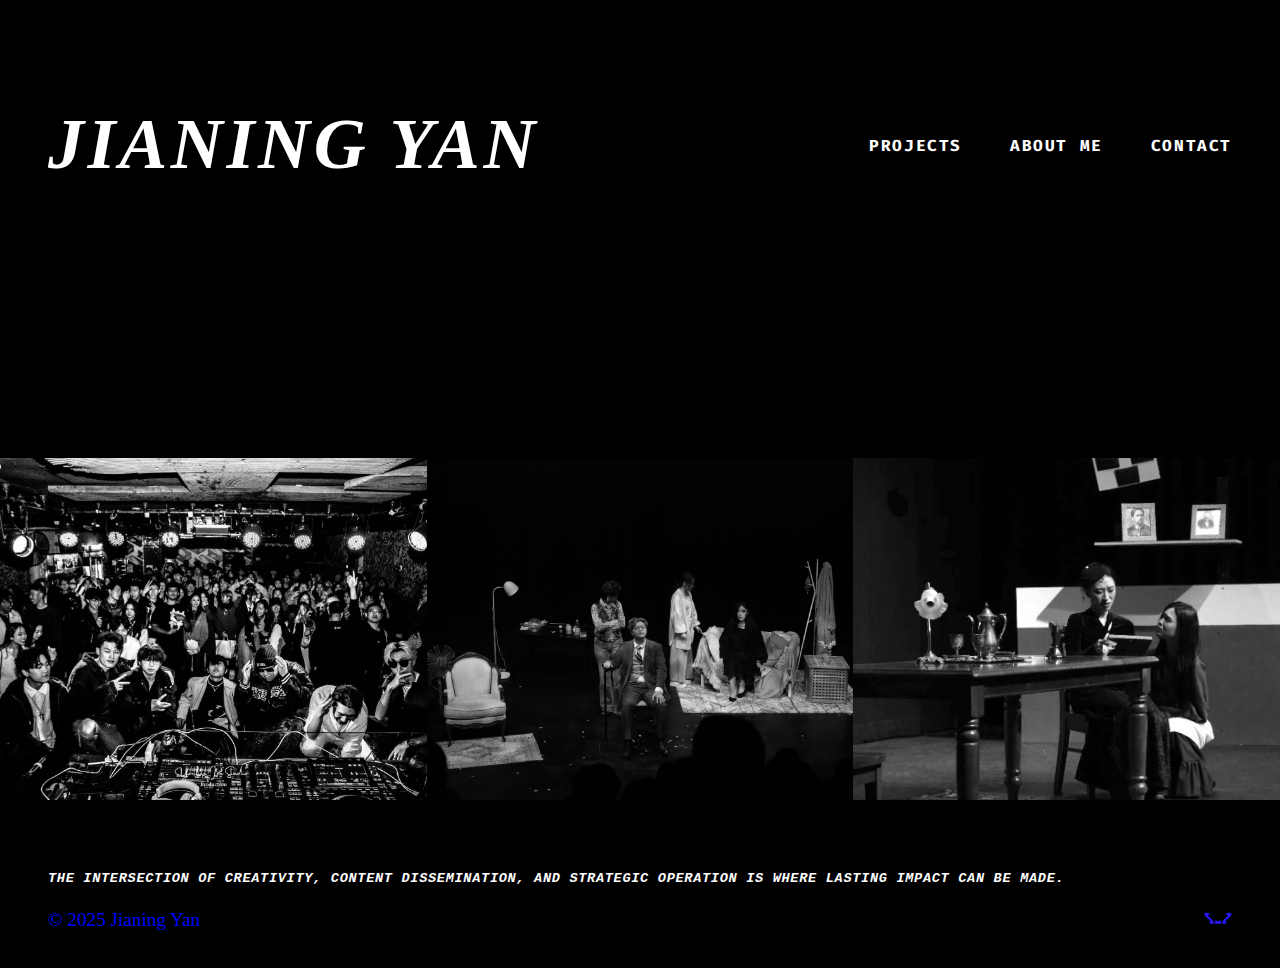
<file: index.html>
<!DOCTYPE html>
<html lang="zh">
<head>
    <meta charset="UTF-8">
    <meta name="viewport" content="width=device-width, initial-scale=1.0, maximum-scale=1.0, user-scalable=no">
    <title>Portfolio</title>
    <link rel="stylesheet" href="css/style.css">
    <link rel="preconnect" href="https://fonts.googleapis.com">
    <link rel="preconnect" href="https://fonts.gstatic.com" crossorigin>
    <link href="https://fonts.googleapis.com/css2?family=Cormorant+Garamond:wght@400;500;600;700&family=Libre+Baskerville:wght@400;700&family=Fira+Code:wght@300;400;500;600&family=Source+Serif+Pro:ital,wght@0,400;0,600;1,400;1,600&display=swap" rel="stylesheet">
    <link href="https://fonts.cdnfonts.com/css/dr-sugiyama" rel="stylesheet">
    <link rel="stylesheet" href="https://cdnjs.cloudflare.com/ajax/libs/font-awesome/6.0.0/css/all.min.css">
</head>
<body class="home-page">
    <!-- 导航栏 -->
    <nav class="navbar">
        <div class="nav-content">
            <div class="logo">
                <a href="index.html" class="author-name">JIANING YAN</a>
            </div>
            <ul class="nav-links">
                <li><a href="projects.html">PROJECTS</a></li>
                <li class="dropdown">
                    <a href="about.html">ABOUT ME</a>
                    <div class="dropdown-content single-column">
                        <a href="about.html">TEXT</a>
                        <a href="#" class="download-link">CV</a>
                    </div>
                </li>
                <li class="dropdown">
                    <a href="contact.html">CONTACT</a>
                    <div class="dropdown-content single-column">
                        <a href="mailto:your.email@example.com" class="external-link">Email</a>
                        <a href="#" class="external-link">Social Media</a>
                    </div>
                </li>
            </ul>
        </div>
    </nav>

    <!-- 首页部分 -->
    <main class="hero">
        <!-- 三张并排图片 -->
        <div class="image-grid-container">
            <div class="image-grid">
                <div class="image-item">
                    <a href="entrepreneurial.html#offline-segment" class="image-link">
                        <img src="images/IMG_7501.jpg" alt="Performance Image 1" class="showcase-image">
                        <div class="image-overlay">
                            <h3>Meltown Music Offline Segment</h3>
                        </div>
                    </a>
                </div>
                <div class="image-item">
                    <a href="theater.html#haunted" class="image-link">
                        <img src="images/IMG_2487_副本.jpg" alt="Performance Image 2" class="showcase-image">
                        <div class="image-overlay">
                            <h3>The Haunted (2023)</h3>
                        </div>
                    </a>
                </div>
                <div class="image-item">
                    <a href="theater.html#boor" class="image-link">
                        <img src="images/IMG_2490 3_副本.jpg" alt="Performance Image 3" class="showcase-image">
                        <div class="image-overlay">
                            <h3>The Boor (2024)</h3>
                        </div>
                    </a>
                </div>
            </div>
        </div>

        <!-- 底部内容 -->
        <div class="bottom-content">
            <div class="tagline">
                THE INTERSECTION OF CREATIVITY, CONTENT DISSEMINATION, AND STRATEGIC OPERATION IS WHERE LASTING IMPACT CAN BE MADE.
            </div>
            <div class="home-footer">
                <div class="copyright">
                    © 2025 Jianing Yan
                </div>
                <div class="personal-logo">
                    <img src="images/logo.png" alt="Personal Logo">
                </div>
            </div>
        </div>
    </main>

    <script src="js/main.js"></script>
</body>
</html>
</file>
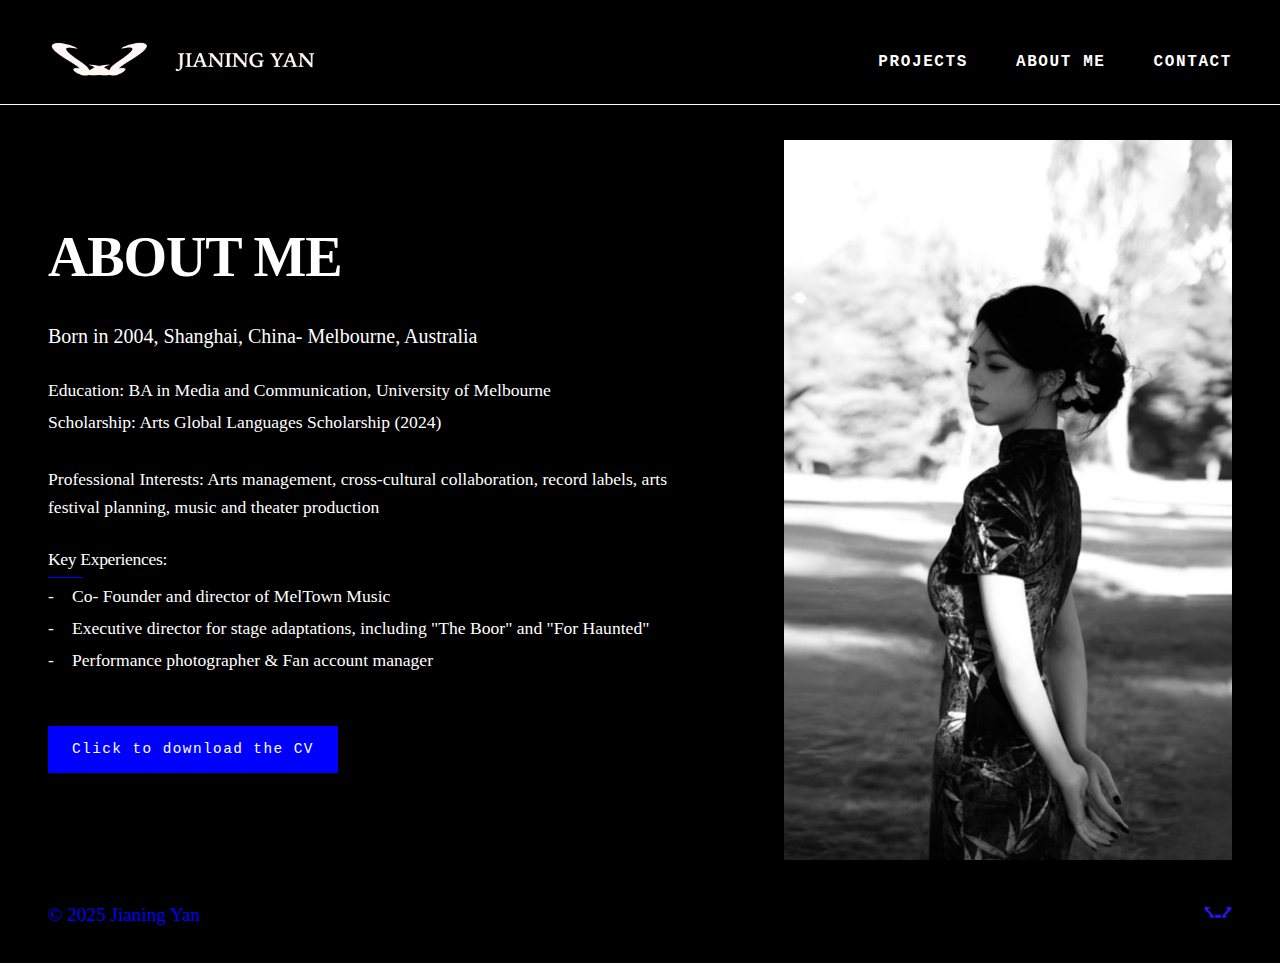
<file: about.html>
<!DOCTYPE html>
<html lang="zh">
<head>
    <meta charset="UTF-8">
    <meta name="viewport" content="width=device-width, initial-scale=1.0">
    <title>About Me - Portfolio</title>
    <link rel="stylesheet" href="css/style.css">
    <link rel="stylesheet" href="https://cdnfs.fontshare.com/css/iowan-old-style-1-700" rel="stylesheet">
    <link href="https://fonts.cdnfonts.com/css/dr-sugiyama" rel="stylesheet">
    <link href="https://fonts.googleapis.com/css2?family=Roboto+Mono:ital,wght@1,700&display=swap" rel="stylesheet">
</head>
<body>
    <!-- 导航栏 -->
    <nav class="navbar">
        <div class="nav-content">
            <div class="logo">
                <a href="index.html">
                    <img src="images/top_left_logo.png" alt="Logo" class="top-logo">
                </a>
            </div>
            <ul class="nav-links">
                <li>
                    <a href="projects.html">PROJECTS</a>
                </li>
                <li>
                    <a href="about.html">ABOUT ME</a>
                </li>
                <li>
                    <a href="contact.html">CONTACT</a>
                </li>
            </ul>
        </div>
    </nav>

    <!-- 主要内容 -->
    <main class="about-page">
        <div class="about-content">
            <div class="about-grid-container">
                <div class="about-text-content">
                    <h1 class="about-title">ABOUT ME</h1>
                    <div class="about-info">
                        <p class="birth-info">Born in 2004, Shanghai, China- Melbourne, Australia</p>
                        
                        <div class="education-section">
                            <p>Education: BA in Media and Communication, University of Melbourne</p>
                            <p>Scholarship: Arts Global Languages Scholarship (2024)</p>
                        </div>
                        
                        <div class="interests-section">
                            <p>Professional Interests: Arts management, cross-cultural collaboration, record labels, arts festival planning, music and theater production</p>
                        </div>
                        
                        <div class="experience-section">
                            <h2>Key Experiences:</h2>
                            <ul>
                                <li>Co- Founder and director of MelTown Music</li>
                                <li>Executive director for stage adaptations, including "The Boor" and "For Haunted"</li>
                                <li>Performance photographer & Fan account manager</li>
                            </ul>
                        </div>
                        
                        <div class="cv-button-container">
                            <a href="assets/Jianing%20Yan%20CV.pdf" download class="cv-download-button">Click to download the CV</a>
                        </div>
                    </div>
                </div>
                <div class="about-image">
                    <img src="images/IMG_8643.jpg" alt="Jianing Yan Portrait">
                </div>
            </div>
        </div>
    </main>

    <!-- 页脚 -->
    <div class="bottom-content">
        <div class="home-footer">
            <div class="copyright">
                © 2025 Jianing Yan
            </div>
            <div class="personal-logo">
                <img src="images/logo.png" alt="Personal Logo">
            </div>
        </div>
    </div>

    <script src="js/main.js"></script>
</body>
</html>
</file>
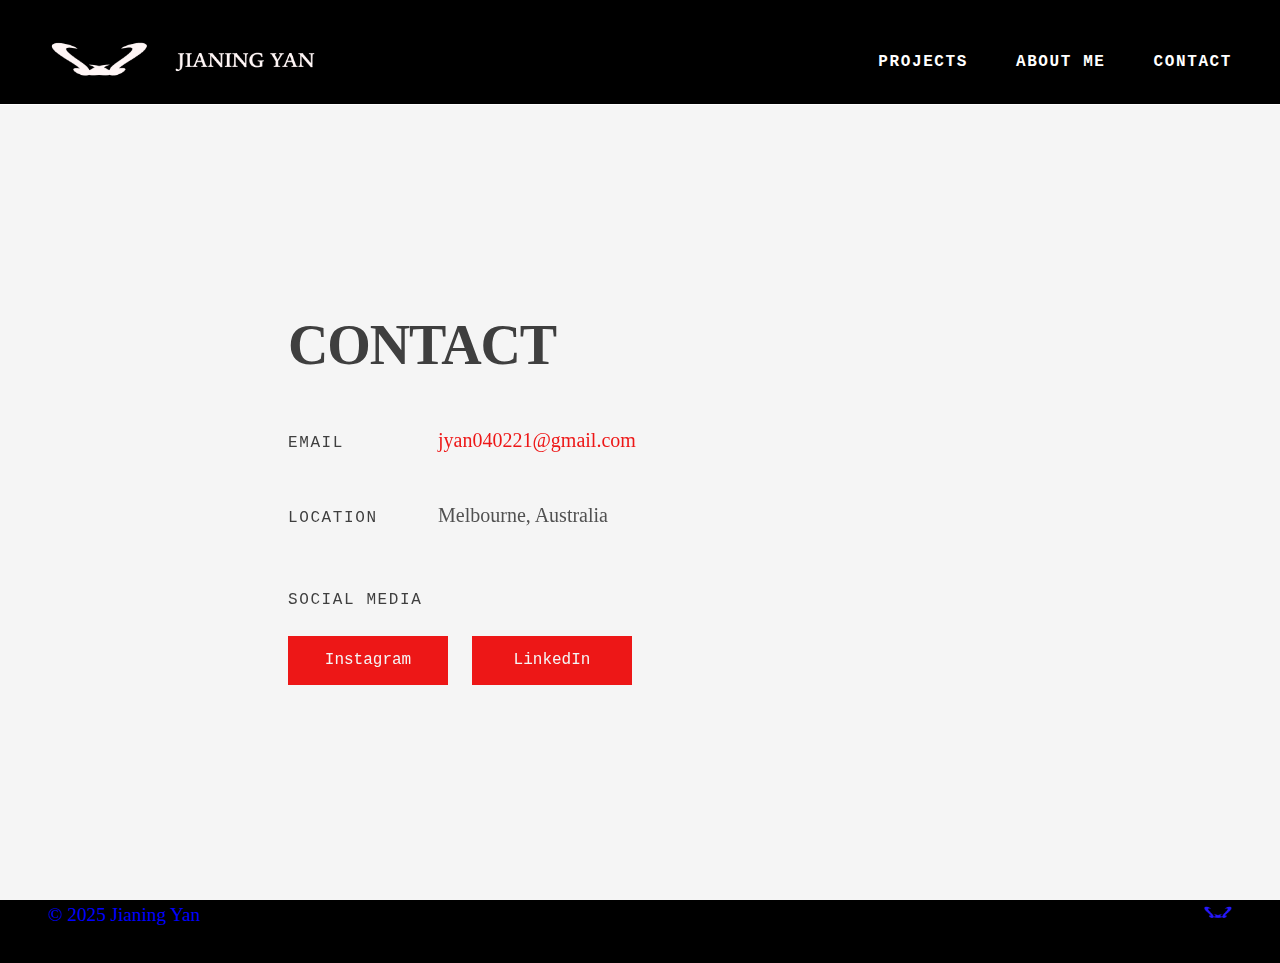
<file: contact.html>
<!DOCTYPE html>
<html lang="zh">
<head>
    <meta charset="UTF-8">
    <meta name="viewport" content="width=device-width, initial-scale=1.0">
    <title>Contact - Portfolio</title>
    <link rel="stylesheet" href="css/style.css">
    <link rel="stylesheet" href="https://cdnfs.fontshare.com/css/iowan-old-style-1-700" rel="stylesheet">
    <link href="https://fonts.cdnfonts.com/css/dr-sugiyama" rel="stylesheet">
    <link href="https://fonts.googleapis.com/css2?family=Roboto+Mono:ital,wght@1,700&display=swap" rel="stylesheet">
</head>
<body>
    <!-- 导航栏 -->
    <nav class="navbar">
        <div class="nav-content">
            <div class="logo">
                <a href="index.html">
                    <img src="images/top_left_logo.png" alt="Logo" class="top-logo">
                </a>
            </div>
            <ul class="nav-links">
                <li>
                    <a href="projects.html">PROJECTS</a>
                </li>
                <li>
                    <a href="about.html">ABOUT ME</a>
                </li>
                <li>
                    <a href="contact.html">CONTACT</a>
                </li>
            </ul>
        </div>
    </nav>

    <!-- 主要内容 -->
    <main class="contact-page">
        <div class="contact-content">
            <div class="contact-text">
                <h1 class="contact-title">CONTACT</h1>
                <div class="contact-info">
                    <div class="contact-details">
                        <div class="contact-item">
                            <h3>Email</h3>
                            <a href="mailto:jyan040221@gmail.com" class="contact-link">jyan040221@gmail.com</a>
                        </div>
                        
                        <div class="contact-item">
                            <h3>Location</h3>
                            <p class="contact-text">Melbourne, Australia</p>
                        </div>
                    </div>
                    
                    <div class="social-links">
                        <h3>Social Media</h3>
                        <div class="social-grid">
                            <a href="https://www.instagram.com/jenny_yanya?igsh=dXJoemVvYmJ2ODM0&utm_source=qr" target="_blank" class="social-link">Instagram</a>
                            <a href="https://www.linkedin.com/in/jenny-yan040221/" target="_blank" class="social-link">LinkedIn</a>
                        </div>
                    </div>
                </div>
            </div>
        </div>
    </main>

    <!-- 页脚 -->
    <div class="bottom-content">
        <div class="home-footer">
            <div class="copyright">
                © 2025 Jianing Yan
            </div>
            <div class="personal-logo">
                <img src="images/logo.png" alt="Personal Logo">
            </div>
        </div>
    </div>

    <script src="js/main.js"></script>
</body>
</html>
</file>
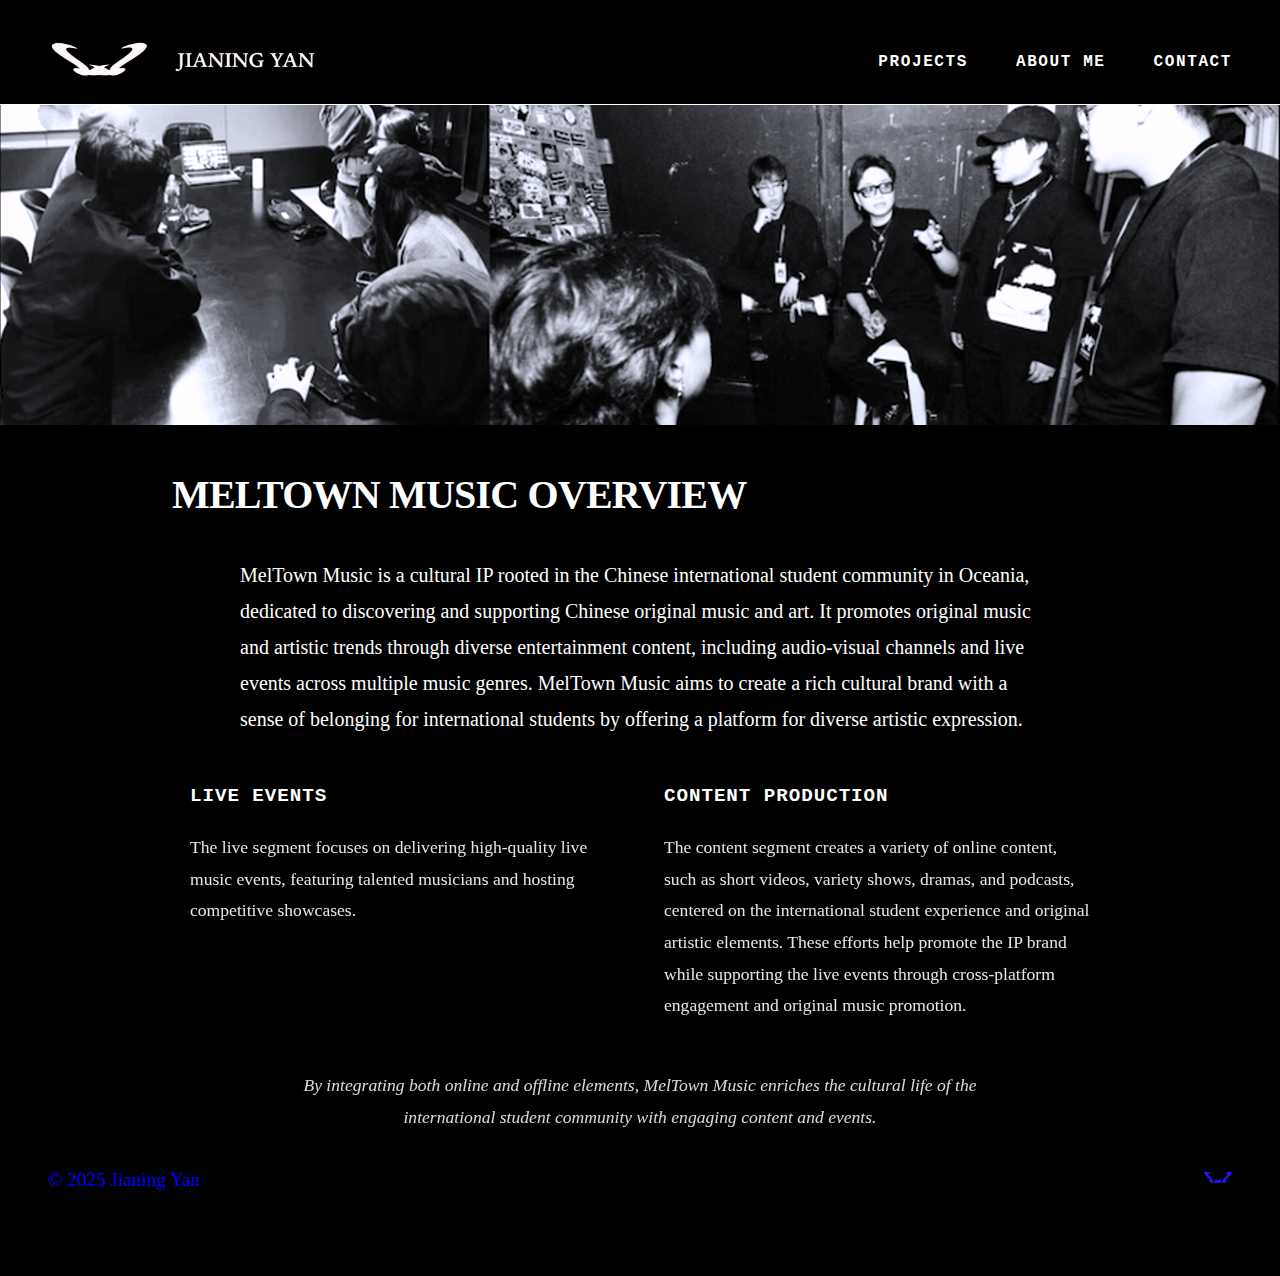
<file: meltown.html>
<!DOCTYPE html>
<html lang="zh">
<head>
    <meta charset="UTF-8">
    <meta name="viewport" content="width=device-width, initial-scale=1.0">
    <title>MelTown Music Overview - Portfolio</title>
    <link rel="stylesheet" href="css/style.css">
    <link rel="stylesheet" href="https://cdnfs.fontshare.com/css/iowan-old-style-1-700" rel="stylesheet">
    <link href="https://fonts.cdnfonts.com/css/dr-sugiyama" rel="stylesheet">
    <link href="https://fonts.googleapis.com/css2?family=Roboto+Mono:ital,wght@1,700&display=swap" rel="stylesheet">
</head>
<body>
    <!-- 导航栏 -->
    <nav class="navbar">
        <div class="nav-content">
            <div class="logo">
                <a href="index.html">
                    <img src="images/top_left_logo.png" alt="Logo" class="top-logo">
                </a>
            </div>
            <ul class="nav-links">
                <li class="dropdown">
                    <a href="projects.html">PROJECTS</a>
                    <div class="dropdown-content">
                        <div class="dropdown-section">
                            <h4>Entrepreneurial Projects</h4>
                            <ul>
                                <li><a href="meltown.html">MelTown Music Overview</a></li>
                                <li><a href="#">Offline Segment</a></li>
                                <li><a href="#">Online Segment</a></li>
                            </ul>
                        </div>
                        <div class="dropdown-section">
                            <h4>Theater Experiences</h4>
                            <ul>
                                <li><a href="#">2023 "The Haunted"</a></li>
                                <li><a href="#">2024 "The Boor"</a></li>
                            </ul>
                        </div>
                        <div class="dropdown-section">
                            <h4>Data Integration</h4>
                            <ul>
                                <li><a href="#">Deck & Data Analysis</a></li>
                                <li><a href="#">Management Tables</a></li>
                            </ul>
                        </div>
                        <div class="dropdown-section">
                            <h4>Personal Projects</h4>
                            <ul>
                                <li><a href="#">Performance Photographing</a></li>
                                <li><a href="#">Music Teacher Experience</a></li>
                                <li><a href="#">Competition Experience</a></li>
                            </ul>
                        </div>
                    </div>
                </li>
                <li class="dropdown">
                    <a href="about.html">ABOUT ME</a>
                    <div class="dropdown-content single-column">
                        <a href="about.html">TEXT</a>
                        <a href="#" class="download-link">CV</a>
                    </div>
                </li>
                <li class="dropdown">
                    <a href="contact.html">CONTACT</a>
                    <div class="dropdown-content single-column">
                        <a href="mailto:your.email@example.com" class="external-link">Email</a>
                        <a href="#" class="external-link">Social Media</a>
                    </div>
                </li>
            </ul>
        </div>
    </nav>

    <!-- MelTown Music 内容 -->
    <main class="project-detail">
        <div class="project-hero">
            <img src="images/mel1.png" alt="MelTown Music" class="project-hero-image">
        </div>
        
        <div class="project-content">
            <h1 class="project-title">MelTown Music Overview</h1>
            
            <div class="project-description">
                <p class="intro-text">
                    MelTown Music is a cultural IP rooted in the Chinese international student community in Oceania, dedicated to discovering and supporting Chinese original music and art. It promotes original music and artistic trends through diverse entertainment content, including audio-visual channels and live events across multiple music genres. MelTown Music aims to create a rich cultural brand with a sense of belonging for international students by offering a platform for diverse artistic expression.
                </p>

                <div class="segment-container">
                    <div class="segment">
                        <h2>Live Events</h2>
                        <p>The live segment focuses on delivering high-quality live music events, featuring talented musicians and hosting competitive showcases.</p>
                    </div>

                    <div class="segment">
                        <h2>Content Production</h2>
                        <p>The content segment creates a variety of online content, such as short videos, variety shows, dramas, and podcasts, centered on the international student experience and original artistic elements. These efforts help promote the IP brand while supporting the live events through cross-platform engagement and original music promotion.</p>
                    </div>
                </div>

                <p class="conclusion-text">
                    By integrating both online and offline elements, MelTown Music enriches the cultural life of the international student community with engaging content and events.
                </p>
            </div>
        </div>
    </main>

    <!-- 页脚 -->
    <div class="bottom-content">
        <div class="home-footer">
            <div class="copyright">
                © 2025 Jianing Yan
            </div>
            <div class="personal-logo">
                <img src="images/logo.png" alt="Personal Logo">
            </div>
        </div>
    </div>

    <script src="js/main.js"></script>
</body>
</html>
</file>
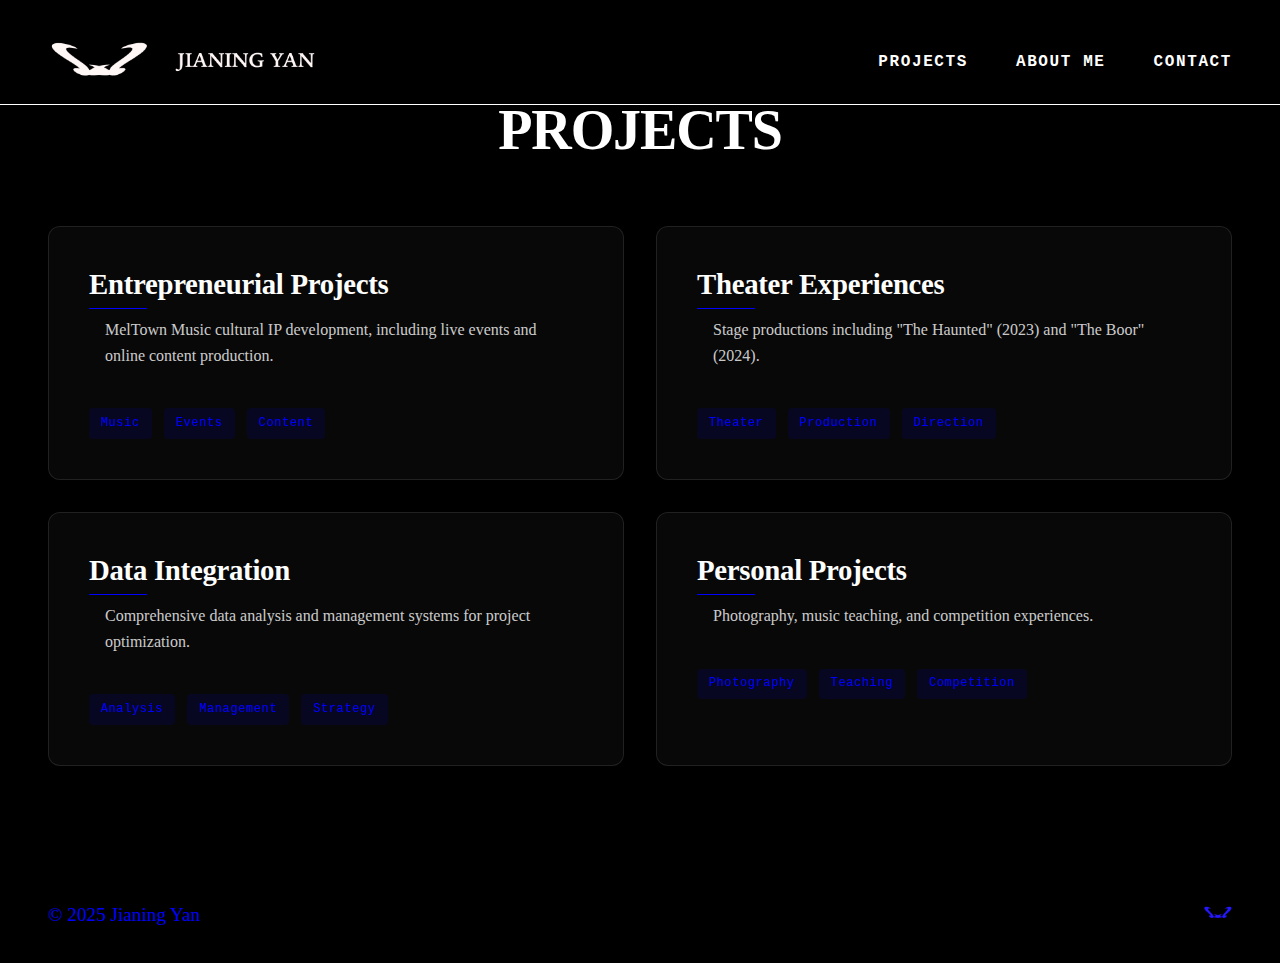
<file: projects.html>
<!DOCTYPE html>
<html lang="zh">
<head>
    <meta charset="UTF-8">
    <meta name="viewport" content="width=device-width, initial-scale=1.0">
    <title>Projects - Portfolio</title>
    <link rel="stylesheet" href="css/style.css">
    <link rel="stylesheet" href="https://cdnfs.fontshare.com/css/iowan-old-style-1-700" rel="stylesheet">
    <link href="https://fonts.cdnfonts.com/css/dr-sugiyama" rel="stylesheet">
    <link href="https://fonts.googleapis.com/css2?family=Roboto+Mono:ital,wght@1,700&display=swap" rel="stylesheet">
</head>
<body>
    <!-- 导航栏 -->
    <nav class="navbar">
        <div class="nav-content">
            <div class="logo">
                <a href="index.html">
                    <img src="images/top_left_logo.png" alt="Logo" class="top-logo">
                </a>
            </div>
            <ul class="nav-links">
                <li class="dropdown">
                    <a href="projects.html">PROJECTS</a>
                </li>
                <li class="dropdown">
                    <a href="about.html">ABOUT ME</a>
                    <div class="dropdown-content single-column">
                        <a href="about.html">TEXT</a>
                        <a href="#" class="download-link">CV</a>
                    </div>
                </li>
                <li class="dropdown">
                    <a href="contact.html">CONTACT</a>
                    <div class="dropdown-content single-column">
                        <a href="mailto:your.email@example.com" class="external-link">Email</a>
                        <a href="#" class="external-link">Social Media</a>
                    </div>
                </li>
            </ul>
        </div>
    </nav>

    <!-- 项目内容 -->
    <main class="projects-overview">
        <h1 class="page-title">PROJECTS</h1>
        
        <div class="projects-grid">
            <!-- Entrepreneurial Projects -->
            <a href="entrepreneurial.html" class="project-card">
                <div class="card-content">
                    <h2>Entrepreneurial Projects</h2>
                    <p>MelTown Music cultural IP development, including live events and online content production.</p>
                    <div class="card-tags">
                        <span>Music</span>
                        <span>Events</span>
                        <span>Content</span>
                    </div>
                </div>
            </a>

            <!-- Theater Experiences -->
            <a href="theater.html" class="project-card">
                <div class="card-content">
                    <h2>Theater Experiences</h2>
                    <p>Stage productions including "The Haunted" (2023) and "The Boor" (2024).</p>
                    <div class="card-tags">
                        <span>Theater</span>
                        <span>Production</span>
                        <span>Direction</span>
                    </div>
                </div>
            </a>

            <!-- Data Integration -->
            <a href="data.html" class="project-card">
                <div class="card-content">
                    <h2>Data Integration</h2>
                    <p>Comprehensive data analysis and management systems for project optimization.</p>
                    <div class="card-tags">
                        <span>Analysis</span>
                        <span>Management</span>
                        <span>Strategy</span>
                    </div>
                </div>
            </a>

            <!-- Personal Projects -->
            <a href="personal.html" class="project-card">
                <div class="card-content">
                    <h2>Personal Projects</h2>
                    <p>Photography, music teaching, and competition experiences.</p>
                    <div class="card-tags">
                        <span>Photography</span>
                        <span>Teaching</span>
                        <span>Competition</span>
                    </div>
                </div>
            </a>
        </div>
    </main>

    <!-- 页脚 -->
    <div class="bottom-content">
        <div class="home-footer">
            <div class="copyright">
                © 2025 Jianing Yan
            </div>
            <div class="personal-logo">
                <img src="images/logo.png" alt="Personal Logo">
            </div>
        </div>
    </div>

    <script src="js/main.js"></script>
</body>
</html>
</file>
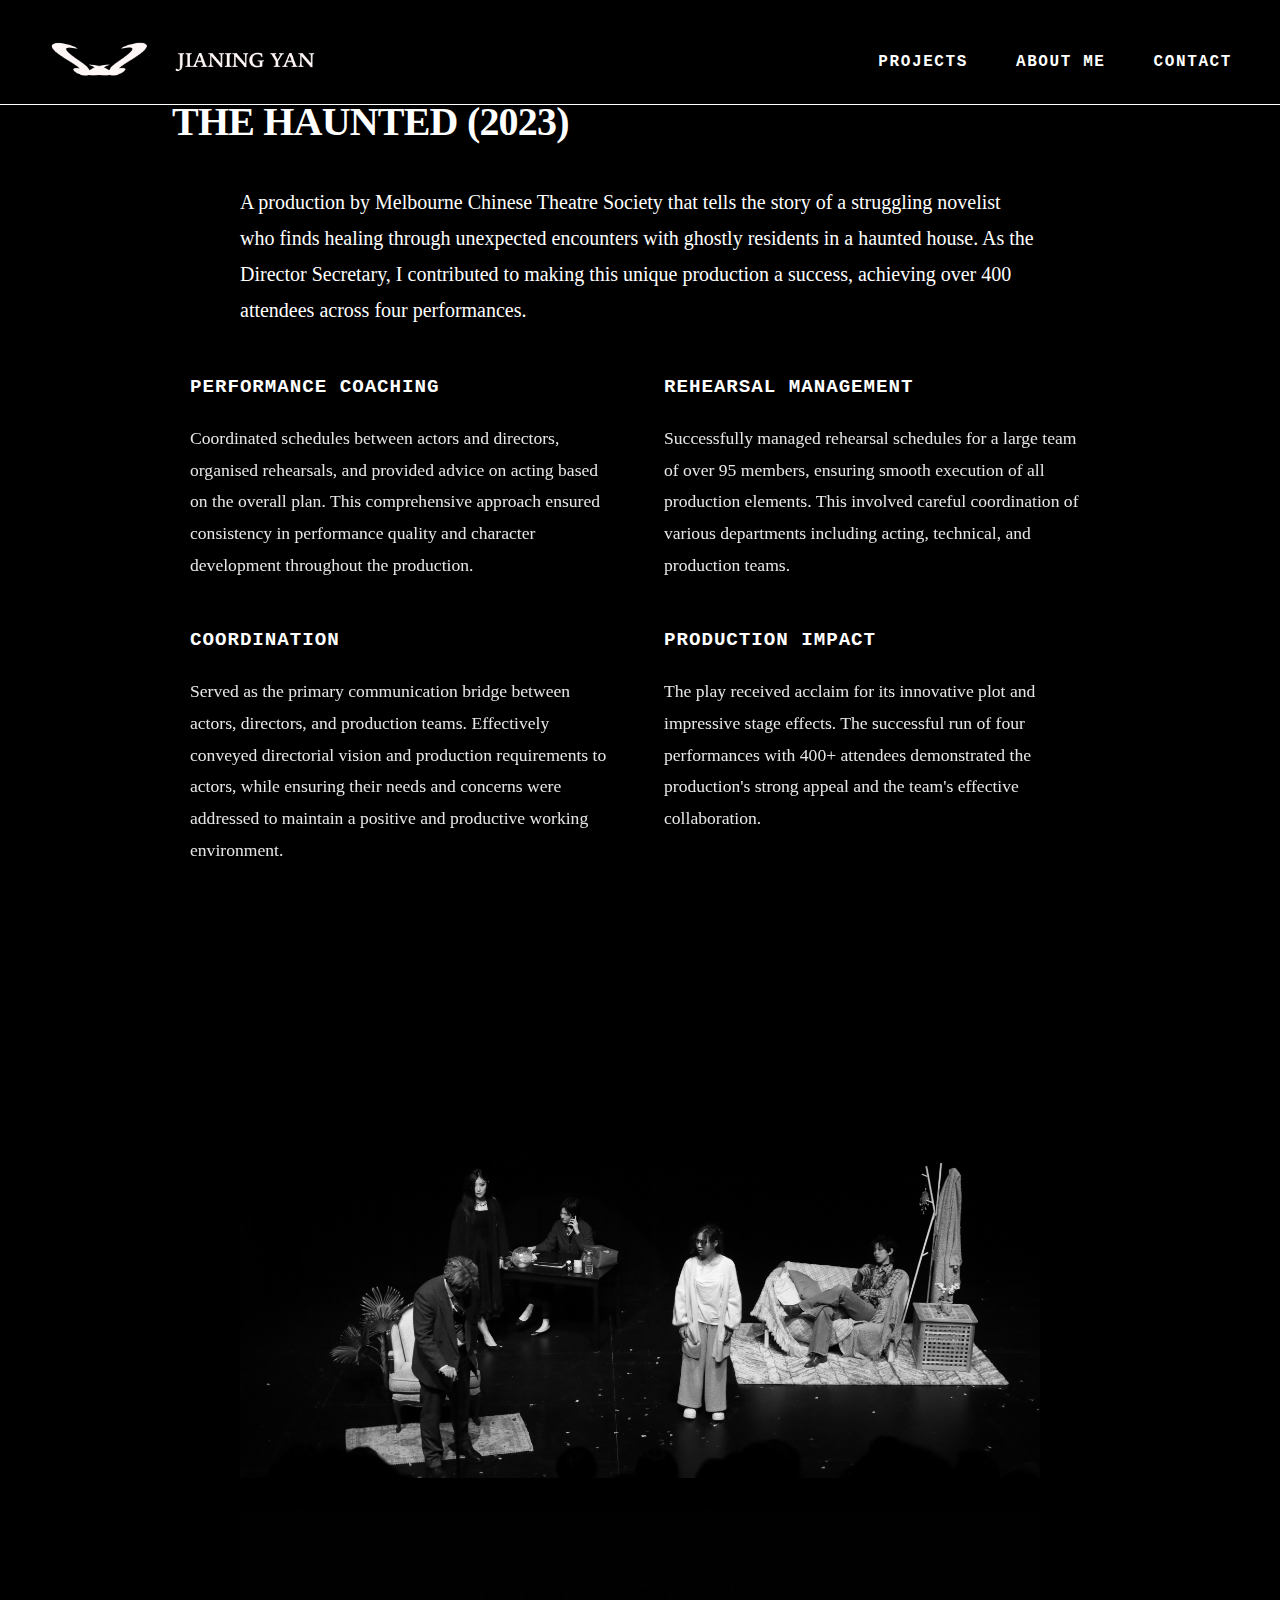
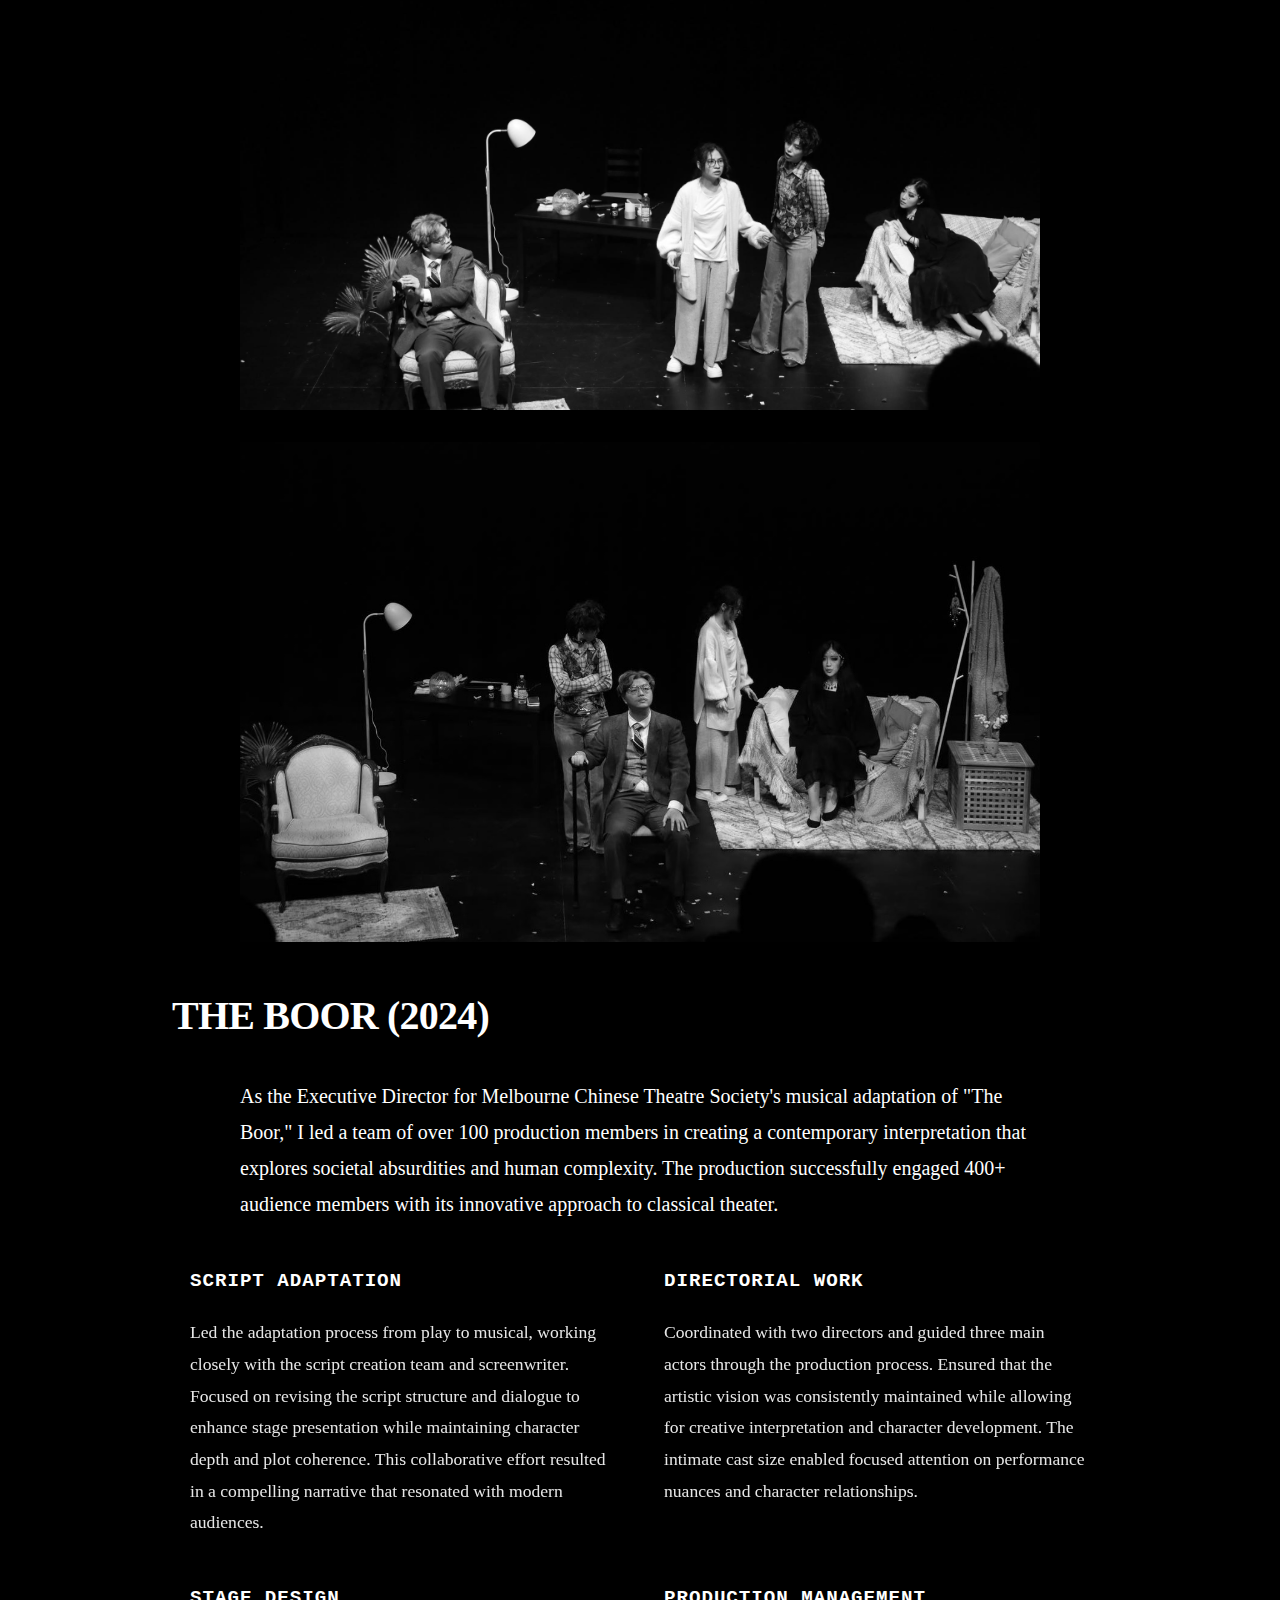
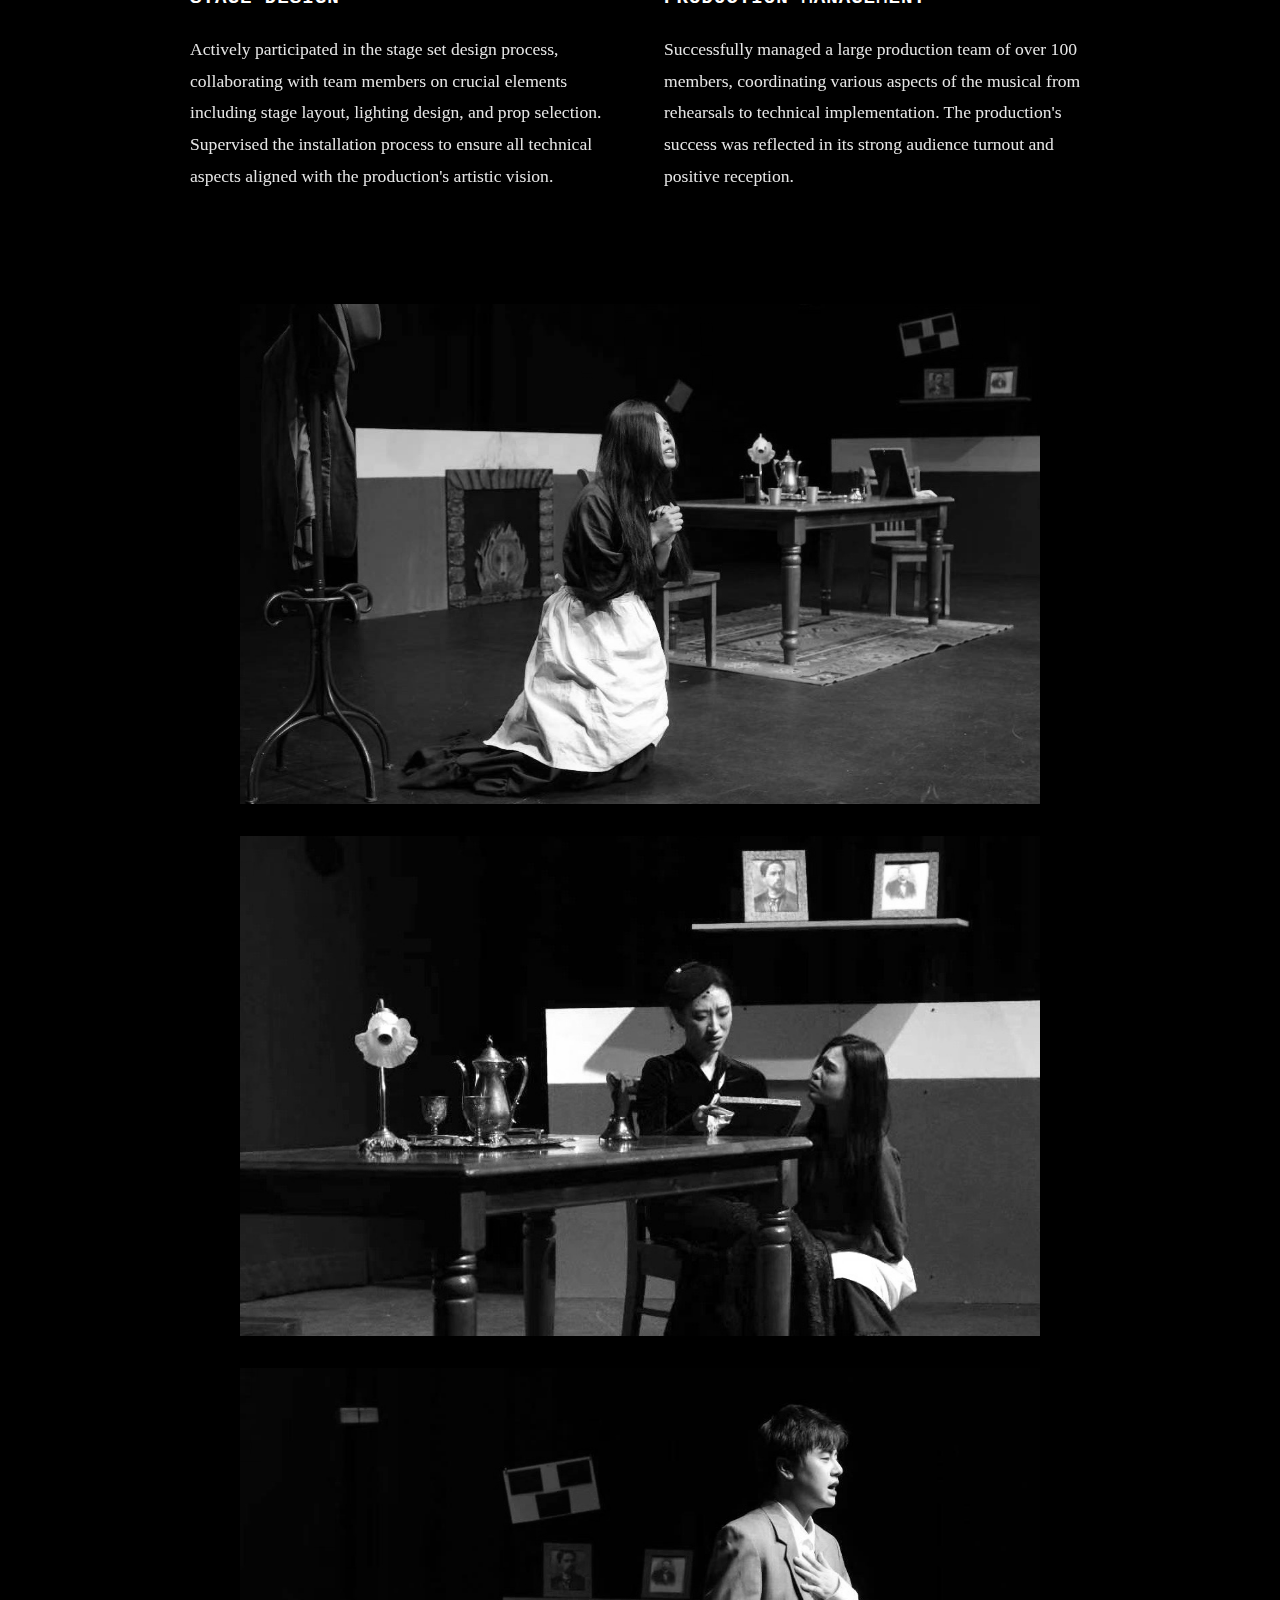
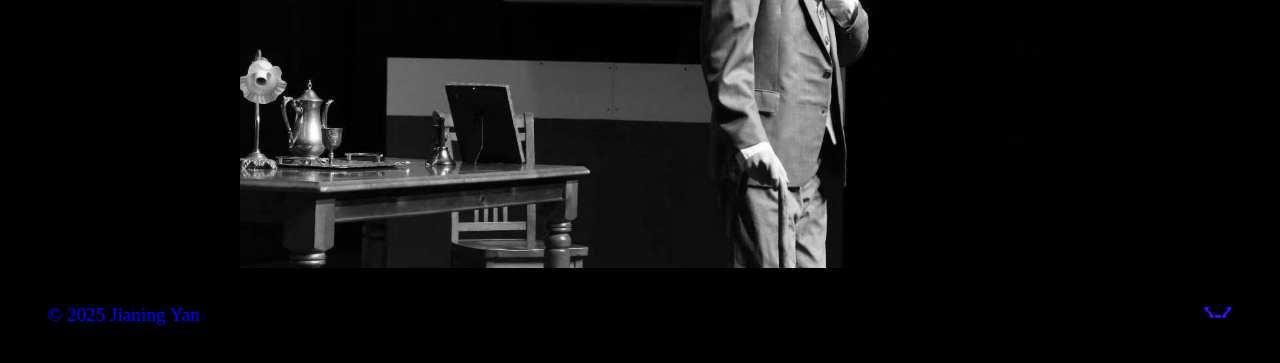
<file: theater.html>
<!DOCTYPE html>
<html lang="zh">
<head>
    <meta charset="UTF-8">
    <meta name="viewport" content="width=device-width, initial-scale=1.0">
    <title>Theater Experiences - Portfolio</title>
    <link rel="stylesheet" href="css/style.css">
    <link rel="stylesheet" href="https://cdnfs.fontshare.com/css/iowan-old-style-1-700" rel="stylesheet">
    <link href="https://fonts.cdnfonts.com/css/dr-sugiyama" rel="stylesheet">
    <link href="https://fonts.googleapis.com/css2?family=Roboto+Mono:ital,wght@1,700&display=swap" rel="stylesheet">
    <style>
        html {
            scroll-behavior: smooth;
        }
    </style>
</head>
<body>
    <!-- 导航栏 -->
    <nav class="navbar">
        <div class="nav-content">
            <div class="logo">
                <a href="index.html">
                    <img src="images/top_left_logo.png" alt="Logo" class="top-logo">
                </a>
            </div>
            <ul class="nav-links">
                <li class="dropdown">
                    <a href="projects.html">PROJECTS</a>
                    <div class="dropdown-content">
                        <div class="dropdown-section">
                            <h4>Theater Experiences</h4>
                            <ul>
                                <li><a href="#haunted">The Haunted (2023)</a></li>
                                <li><a href="#boor">The Boor (2024)</a></li>
                            </ul>
                        </div>
                    </div>
                </li>
                <li class="dropdown">
                    <a href="about.html">ABOUT ME</a>
                    <div class="dropdown-content single-column">
                        <a href="about.html">TEXT</a>
                        <a href="#" class="download-link">CV</a>
                    </div>
                </li>
                <li class="dropdown">
                    <a href="contact.html">CONTACT</a>
                    <div class="dropdown-content single-column">
                        <a href="mailto:your.email@example.com" class="external-link">Email</a>
                        <a href="#" class="external-link">Social Media</a>
                    </div>
                </li>
            </ul>
        </div>
    </nav>

    <!-- 项目内容 -->
    <main class="projects-page theater-page">
        <!-- The Haunted (2023) -->
        <section id="haunted" class="project-detail">
            <div class="project-content">
                <h1 class="project-title">The Haunted (2023)</h1>
                
                <div class="project-description">
                    <p class="intro-text">
                        A production by Melbourne Chinese Theatre Society that tells the story of a struggling novelist who finds healing through unexpected encounters with ghostly residents in a haunted house. As the Director Secretary, I contributed to making this unique production a success, achieving over 400 attendees across four performances.
                    </p>

                    <div class="segment-container">
                        <div class="segment">
                            <h2>Performance Coaching</h2>
                            <p>Coordinated schedules between actors and directors, organised rehearsals, and provided advice on acting based on the overall plan. This comprehensive approach ensured consistency in performance quality and character development throughout the production.</p>
                        </div>

                        <div class="segment">
                            <h2>Rehearsal Management</h2>
                            <p>Successfully managed rehearsal schedules for a large team of over 95 members, ensuring smooth execution of all production elements. This involved careful coordination of various departments including acting, technical, and production teams.</p>
                        </div>
                    </div>

                    <div class="segment-container">
                        <div class="segment">
                            <h2>Coordination</h2>
                            <p>Served as the primary communication bridge between actors, directors, and production teams. Effectively conveyed directorial vision and production requirements to actors, while ensuring their needs and concerns were addressed to maintain a positive and productive working environment.</p>
                        </div>

                        <div class="segment">
                            <h2>Production Impact</h2>
                            <p>The play received acclaim for its innovative plot and impressive stage effects. The successful run of four performances with 400+ attendees demonstrated the production's strong appeal and the team's effective collaboration.</p>
                        </div>
                    </div>

                    <div class="image-grid">
                        <img src="images/凶宅/IMG_2485.JPG" alt="The Haunted Scene 1" class="grid-image">
                        <img src="images/凶宅/IMG_2486.JPG" alt="The Haunted Scene 2" class="grid-image">
                        <img src="images/凶宅/IMG_2487.jpg" alt="The Haunted Scene 3" class="grid-image">
                    </div>
                </div>
            </div>
        </section>

        <!-- The Boor (2024) -->
        <section id="boor" class="project-detail">
            <div class="project-content">
                <h1 class="project-title">The Boor (2024)</h1>
                
                <div class="project-description">
                    <p class="intro-text">
                        As the Executive Director for Melbourne Chinese Theatre Society's musical adaptation of "The Boor," I led a team of over 100 production members in creating a contemporary interpretation that explores societal absurdities and human complexity. The production successfully engaged 400+ audience members with its innovative approach to classical theater.
                    </p>

                    <div class="segment-container">
                        <div class="segment">
                            <h2>Script Adaptation</h2>
                            <p>Led the adaptation process from play to musical, working closely with the script creation team and screenwriter. Focused on revising the script structure and dialogue to enhance stage presentation while maintaining character depth and plot coherence. This collaborative effort resulted in a compelling narrative that resonated with modern audiences.</p>
                        </div>

                        <div class="segment">
                            <h2>Directorial Work</h2>
                            <p>Coordinated with two directors and guided three main actors through the production process. Ensured that the artistic vision was consistently maintained while allowing for creative interpretation and character development. The intimate cast size enabled focused attention on performance nuances and character relationships.</p>
                        </div>
                    </div>

                    <div class="segment-container">
                        <div class="segment">
                            <h2>Stage Design</h2>
                            <p>Actively participated in the stage set design process, collaborating with team members on crucial elements including stage layout, lighting design, and prop selection. Supervised the installation process to ensure all technical aspects aligned with the production's artistic vision.</p>
                        </div>

                        <div class="segment">
                            <h2>Production Management</h2>
                            <p>Successfully managed a large production team of over 100 members, coordinating various aspects of the musical from rehearsals to technical implementation. The production's success was reflected in its strong audience turnout and positive reception.</p>
                        </div>
                    </div>

                    <div class="image-grid">
                        <img src="images/蠢货/IMG_2490 2.jpg" alt="The Boor Scene 1" class="grid-image">
                        <img src="images/蠢货/IMG_2490 3.jpg" alt="The Boor Scene 2" class="grid-image">
                        <img src="images/蠢货/IMG_2490 4.jpg" alt="The Boor Scene 3" class="grid-image">
                    </div>
                </div>
            </div>
        </section>
    </main>

    <!-- 页脚 -->
    <div class="bottom-content">
        <div class="home-footer">
            <div class="copyright">
                © 2025 Jianing Yan
            </div>
            <div class="personal-logo">
                <img src="images/logo.png" alt="Personal Logo">
            </div>
        </div>
    </div>

    <script src="js/main.js"></script>
</body>
</html>
</file>
<file: css/style.css>
/* 全局样式 */
:root {
    --primary-black: #000000;
    --primary-light-gray: #F5F5F5;
    --text-white: #FFFFFF;
    --text-dark-gray: #2C2C2C;
    --accent-blue: #0000FF;
    
    /* Typography Scale */
    --h1-size: clamp(2.5rem, 5vw, 4rem);
    --h2-size: clamp(1.75rem, 3vw, 2.5rem);
    --h3-size: clamp(1rem, 1.5vw, 1.25rem);
    --body-size: clamp(1rem, 1.5vw, 1.25rem);
}

* {
    margin: 0;
    padding: 0;
    box-sizing: border-box;
}

body {
    font-family: 'Source Serif Pro', serif;
    font-size: var(--body-size);
    line-height: 1.6;
    background-color: var(--primary-black);
    color: var(--text-white);
}

/* Modern Typography */
h1 {
    font-family: 'Cormorant Garamond', serif;
    font-size: var(--h1-size);
    font-weight: 500;
    letter-spacing: -0.03em;
    line-height: 1.1;
    margin-bottom: 1.5rem;
    text-transform: uppercase;
}

h2 {
    font-family: 'Libre Baskerville', serif;
    font-size: var(--h2-size);
    font-weight: 400;
    letter-spacing: -0.02em;
    line-height: 1.2;
    margin-bottom: 1rem;
    position: relative;
}

h2::after {
    content: '';
    position: absolute;
    left: 0;
    bottom: -0.5rem;
    width: 2em;
    height: 1px;
    background-color: var(--accent-blue);
}

h3 {
    font-family: 'Fira Code', monospace;
    font-size: var(--h3-size);
    font-weight: 500;
    letter-spacing: 0.15em;
    text-transform: uppercase;
    line-height: 1.4;
    margin-bottom: 0.75rem;
}

.home-page {
    min-height: 100vh;
    height: auto;
    overflow-y: auto;
    display: flex;
    flex-direction: column;
}

/* 首页特殊样式 */
.home-page .navbar {
    border-bottom: none;
    padding-top: 7rem;
    position: fixed;
    top: 0;
    left: 0;
    width: 100%;
    background-color: var(--primary-black);
    z-index: 1000;
}

.home-page .hero {
    margin-top: 5rem;
    display: flex;
    flex-direction: column;
    justify-content: flex-end;
    gap: 2rem;
    min-height: calc(100vh - 7rem);
}

.home-page .image-container {
    margin-top: 0;
    margin-bottom: 1vh;
    height: auto;
}

.tagline {
    margin-bottom: 1rem;
}

/* 导航栏样式 */
.navbar {
    position: fixed;
    top: 0;
    left: 0;
    width: 100%;
    background-color: var(--primary-black);
    z-index: 1000;
    padding: 2rem 3rem 1rem 3rem;
    border-bottom: 1px solid var(--text-white);
}

/* 首页导航栏特殊样式 */
.home-page .navbar {
    border-bottom: none;
}

.nav-content {
    display: flex;
    justify-content: space-between;
    align-items: center;
}

.logo {
    display: flex;
    align-items: center;
}

.author-name {
    font-family: 'Iowan Old Style', serif;
    font-style: italic;
    font-weight: 900;
    font-size: 4.5rem;
    color: var(--text-white);
    text-decoration: none;
    letter-spacing: 0.05em;
    line-height: 0.9;
}

.nav-links {
    list-style: none;
    display: flex;
    gap: 3rem;
}

/* 导航栏链接样式 */
.nav-links li a {
    font-family: 'Fira Code', monospace;
    color: var(--text-white);
    text-decoration: none;
    font-size: 1rem;
    letter-spacing: 0.1em;
    transition: all 0.3s ease;
    font-weight: 700;
    position: relative;
    padding-bottom: 0.25rem;
}

/* 为所有导航链接添加下划线效果 */
.nav-links li a::after {
    content: '';
    position: absolute;
    width: 0;
    height: 1px;
    bottom: 0;
    left: 0;
    background-color: var(--accent-blue);
    transition: width 0.3s ease;
}

.nav-links li a:hover::after {
    width: 100%;
}

/* 移除下拉菜单相关样式 */
.home-page .nav-links .dropdown,
.projects-page .nav-links .dropdown {
    position: static;
}

.home-page .nav-links .dropdown::after,
.projects-page .nav-links .dropdown::after {
    display: none;
}

.home-page .nav-links .dropdown-content,
.projects-page .nav-links .dropdown-content {
    display: none !important;
}

.home-page .nav-links .dropdown:hover .dropdown-content,
.projects-page .nav-links .dropdown:hover .dropdown-content {
    display: none !important;
}

/* 保持其他页面的下拉菜单样式 */
.nav-links .dropdown {
    position: relative;
}

.dropdown::after {
    content: '';
    position: absolute;
    top: 100%;
    left: 0;
    width: 100%;
    height: 20px;
    background: transparent;
}

.dropdown-content {
    display: none;
    position: absolute;
    top: calc(100% + 20px);
    left: 50%;
    transform: translateX(-50%);
    background-color: var(--primary-black);
    min-width: 600px;
    max-width: 90vw;
    box-shadow: 0 8px 16px rgba(0,0,0,0.3);
    padding: 1.5rem;
    border-radius: 0;
    z-index: 1001;
    border: 1px solid var(--text-white);
    opacity: 0;
    visibility: hidden;
    transition: opacity 0.5s ease, visibility 0.5s ease;
}

.dropdown:hover .dropdown-content {
    display: flex;
    justify-content: space-between;
    opacity: 1;
    visibility: visible;
}

.dropdown-content:hover {
    display: flex;
    opacity: 1;
    visibility: visible;
}

/* 首页布局 */
.hero {
    flex: 1;
    display: flex;
    flex-direction: column;
    justify-content: space-between;
    padding: 0;
    margin-top: 0;
}

/* 首页图片网格样式 */
.home-page .image-grid-container {
    width: 100%;
    padding: 0;
    margin-bottom: 3vh;
}

.home-page .image-grid {
    display: grid;
    grid-template-columns: repeat(3, 1fr);
    gap: 0;
    width: 100%;
}

.home-page .image-item {
    width: 100%;
    height: auto;
    position: relative;
    display: flex;
    align-items: center;
    justify-content: center;
}

.home-page .image-link {
    display: block;
    width: 100%;
    height: 100%;
    position: relative;
    text-decoration: none;
}

.home-page .image-item .showcase-image {
    width: 100%;
    height: auto;
    max-height: 80vh;
    object-fit: contain;
    filter: grayscale(100%);
    transition: all 0.3s ease;
}

.home-page .image-overlay {
    position: absolute;
    top: 0;
    left: 0;
    width: 100%;
    height: 100%;
    background: rgba(0, 0, 0, 0.5);
    display: flex;
    align-items: center;
    justify-content: center;
    opacity: 0;
    transition: opacity 0.3s ease;
}

.home-page .image-overlay h3 {
    font-family: 'Fira Code', monospace;
    color: var(--text-white);
    font-size: 1.2rem;
    text-align: center;
    padding: 1rem;
    transform: translateY(20px);
    transition: transform 0.3s ease;
}

.home-page .image-link:hover .showcase-image {
    filter: grayscale(0%);
    transform: scale(1.05);
}

.home-page .image-link:hover .image-overlay {
    opacity: 1;
}

.home-page .image-link:hover .image-overlay h3 {
    transform: translateY(0);
}

/* 底部内容 */
.bottom-content {
    padding: 0 3rem;
    margin-bottom: 2rem;
    position: relative;
}

.left-content {
    display: flex;
    flex-direction: column;
    gap: 8rem;
}

/* 标语文字 */
.tagline {
    color: var(--text-white);
    font-family: 'Roboto Mono', monospace;
    font-style: italic;
    font-weight: 700;
    font-size: 0.85rem;
    line-height: 1.6;
    letter-spacing: 0.05em;
    white-space: nowrap;
}

/* 版权信息 */
.copyright {
    font-family: 'Dr Sugiyama', cursive;
    font-size: 1.2rem;
    color: var(--accent-blue);
}

.personal-logo img {
    height: 1.2rem;
    width: auto;
    filter: invert(8%) sepia(98%) saturate(7479%) hue-rotate(246deg) brightness(99%) contrast(143%);
    min-height: 1.2rem;
    max-height: 1.2rem;
}

/* 首页页脚 */
.home-footer {
    display: flex;
    justify-content: space-between;
    align-items: center;
    width: 100%;
}

/* 响应式设计 */
@media (max-width: 1200px) {
    .home-page .image-grid {
        grid-template-columns: repeat(2, 1fr);
        gap: 1.5rem;
    }

    .home-page .image-item {
        height: 50vh;
    }

    .author-name {
        font-size: 3.5rem;
    }

    .nav-links {
        gap: 2rem;
    }
}

@media (max-width: 1024px) {
    .home-page .image-grid {
        grid-template-columns: 1fr;
        gap: 1.5rem;
    }

    .home-page .image-item {
        height: 45vh;
    }

    .author-name {
        font-size: 3rem;
    }

    .nav-links {
        gap: 1.5rem;
    }

    .nav-links li a {
        font-size: 0.9rem;
    }

    .tagline {
        font-size: 0.8rem;
    }
}

@media (max-width: 768px) {
    .home-page {
        height: auto;
        overflow-y: auto;
    }

    .home-page .image-grid-container {
        height: auto;
        overflow-y: visible;
        padding: 1rem;
    }

    .home-page .image-grid {
        grid-template-columns: 1fr;
        gap: 1rem;
    }

    .home-page .image-item {
        height: 60vh;
    }

    .home-page .image-item .showcase-image {
        height: 100%;
        object-fit: cover;
    }

    .home-page .hero {
        margin-top: 2rem;
        gap: 1rem;
        min-height: auto;
    }

    .home-page .bottom-content {
        padding: 0 1.5rem;
        margin-bottom: 2rem;
    }

    .home-page .navbar {
        padding: 1.5rem;
    }

    .home-page .nav-content {
        flex-direction: column;
        align-items: flex-start;
        gap: 2rem;
    }

    .home-page .author-name {
        font-size: 2.5rem;
    }

    .home-page .nav-links {
        width: 100%;
        justify-content: flex-end;
        gap: 1.5rem;
    }

    .home-page .image-container {
        height: auto;
        margin-bottom: 2vh;
    }

    .home-page .tagline {
        font-size: 0.8rem;
    }
}

@media (max-width: 480px) {
    .home-page .image-item {
        height: 50vh;
    }

    .home-page .navbar {
        padding: 1rem;
    }

    .home-page .author-name {
        font-size: 2rem;
    }

    .home-page .nav-links li a {
        font-size: 0.9rem;
    }

    .home-page .image-container {
        height: auto;
        margin-bottom: 1vh;
    }

    .home-page .bottom-content {
        padding: 0 1rem;
        margin-bottom: 1.5rem;
    }

    .home-page .tagline {
        font-size: 0.75rem;
    }

    .copyright {
        font-size: 0.8rem;
    }
}

/* 其他部分样式 */
section {
    min-height: 100vh;
    padding: 6rem 2rem;
    background-color: var(--primary-black);
    color: var(--text-white);
}

.section-title {
    font-family: 'Libre Baskerville', serif;
    font-size: 2.5rem;
    margin-bottom: 3rem;
    color: var(--text-white);
    text-align: center;
}

/* 关于我部分样式 */
.about {
    padding: 5rem 1rem;
    background-color: #fff;
}

.about h2 {
    text-align: center;
    margin-bottom: 3rem;
}

.about-content {
    max-width: 800px;
    margin: 0 auto;
}

.skills {
    margin-top: 2rem;
}

.skill-tags {
    display: flex;
    flex-wrap: wrap;
    gap: 1rem;
    margin-top: 1rem;
}

.skill-tags span {
    padding: 0.5rem 1rem;
    background-color: #f0f0f0;
    border-radius: 20px;
    font-size: 0.9rem;
}

/* 作品展示部分样式 */
.projects {
    padding: 5rem 1rem;
    background-color: #f8f9fa;
}

.projects h2 {
    text-align: center;
    margin-bottom: 3rem;
}

.project-grid {
    display: grid;
    grid-template-columns: repeat(auto-fit, minmax(300px, 1fr));
    gap: 2rem;
    max-width: 1200px;
    margin: 0 auto;
}

.project-card {
    background-color: white;
    border-radius: 10px;
    overflow: hidden;
    box-shadow: 0 3px 10px rgba(0, 0, 0, 0.1);
    transition: transform 0.3s ease;
}

.project-card:hover {
    transform: translateY(-5px);
}

.project-card img {
    width: 100%;
    height: 200px;
    object-fit: cover;
}

.project-card h2 {
    font-family: 'Cormorant Garamond', serif;
    font-size: 1.8rem;
    font-weight: 600;
    color: var(--text-white);
    margin-bottom: 1rem;
    letter-spacing: -0.01em;
}

.project-card p {
    padding: 0 1rem 1rem;
    color: #666;
}

.project-links {
    padding: 1rem;
    display: flex;
    gap: 1rem;
}

.button {
    padding: 0.5rem 1rem;
    background-color: #007bff;
    color: white;
    text-decoration: none;
    border-radius: 5px;
    font-size: 0.9rem;
    transition: background-color 0.3s ease;
}

.button:hover {
    background-color: #0056b3;
}

/* 联系方式部分样式 */
.contact {
    padding: 5rem 1rem;
    background-color: #fff;
}

.contact h2 {
    text-align: center;
    margin-bottom: 3rem;
}

.contact-content {
    max-width: 600px;
    margin: 0 auto;
}

.contact-info {
    display: flex;
    flex-direction: column;
    gap: 1.5rem;
}

.contact-item {
    display: grid;
    grid-template-columns: 150px 1fr;
    align-items: baseline;
}

.contact-item i {
    font-size: 1.5rem;
    color: #007bff;
}

.contact-item h3 {
    font-family: 'Fira Code', monospace;
    font-size: 1rem;
    color: #2C2C2C;
    letter-spacing: 0.1em;
}

.contact-link {
    color: #ED0000;
    text-decoration: none;
    font-size: 1.1rem;
    transition: all 0.3s ease;
    display: inline-block;
    position: relative;
}

.contact-link:hover {
    opacity: 0.7;
}

.contact-text {
    font-size: 1.1rem;
    color: #2C2C2C;
    opacity: 0.9;
}

.social-links h3 {
    font-family: 'Fira Code', monospace;
    font-size: 1rem;
    color: #2C2C2C;
    margin-bottom: 1.5rem;
    letter-spacing: 0.1em;
}

.social-grid {
    display: flex;
    justify-content: flex-start;
    gap: 1.5rem;
    max-width: 400px;
}

.social-link {
    font-family: 'Fira Code', monospace;
    font-size: 1rem;
    color: #F5F5F5;
    text-decoration: none;
    padding: 0.75rem 2rem;
    background-color: #ED0000;
    transition: all 0.3s ease;
    text-align: center;
    min-width: 160px;
}

.social-link:hover {
    background-color: #2C2C2C;
    color: #F5F5F5;
}

/* 页脚样式 */
footer {
    text-align: center;
    padding: 2rem;
    color: white;
}

/* 下拉菜单样式 */
.dropdown {
    position: relative;
}

.dropdown::after {
    content: '';
    position: absolute;
    top: 100%;
    left: 0;
    width: 100%;
    height: 20px;
    background: transparent;
}

.dropdown-content {
    display: none;
    position: absolute;
    top: calc(100% + 20px);
    left: 50%;
    transform: translateX(-50%);
    background-color: var(--primary-black);
    min-width: 600px;
    max-width: 90vw;
    box-shadow: 0 8px 16px rgba(0,0,0,0.3);
    padding: 1.5rem;
    border-radius: 0;
    z-index: 1001;
    border: 1px solid var(--text-white);
    opacity: 0;
    visibility: hidden;
    transition: opacity 0.5s ease, visibility 0.5s ease;
}

.dropdown:hover .dropdown-content {
    display: flex;
    justify-content: space-between;
    opacity: 1;
    visibility: visible;
}

.dropdown-content:hover {
    display: flex;
    opacity: 1;
    visibility: visible;
}

/* 添加延迟隐藏效果 */
.dropdown:hover .dropdown-content,
.dropdown-content:hover {
    transition-delay: 0s;
}

.dropdown .dropdown-content {
    transition-delay: 0.5s;
}

/* 单列下拉菜单样式 */
.dropdown-content.single-column {
    display: none;
    position: absolute;
    top: 100%;
    left: 50%;
    transform: translateX(-50%);
    background-color: var(--primary-black);
    min-width: 200px;
    padding: 0.75rem 0;
    border: 1px solid var(--text-white);
    z-index: 1000;
}

.dropdown:hover .dropdown-content.single-column {
    display: flex;
    flex-direction: column;
}

/* 下拉菜单链接样式 */
.dropdown-content.single-column a {
    font-family: 'Space Grotesk', sans-serif !important;
    color: var(--text-white) !important;
    font-weight: 300 !important;
    font-size: 0.65rem !important;
    text-decoration: none;
    padding: 0.5rem 1.5rem;
    transition: all 0.3s ease;
    white-space: nowrap;
}

/* 移除下拉菜单链接的悬停效果 */
.dropdown-content.single-column a:hover::after {
    width: 0;
}

/* 移除CV链接的悬停效果 */
.dropdown-content.single-column a[href="about.html#cv"]::after {
    display: none;
}

/* 移除CONTACT下所有链接的悬停效果 */
.dropdown-content.single-column a[href="contact.html"]::after {
    display: none;
}

/* 恢复字体样式 */
.dropdown-section h4 {
    font-family: 'Fira Code', monospace;
    font-size: 0.7rem;
    font-weight: 700;
    letter-spacing: 0.1em;
    text-transform: uppercase;
    margin-bottom: 0.75rem;
    color: var(--text-white);
    white-space: normal;
}

.dropdown-section a,
.dropdown-section ul li a {
    font-family: 'Fira Code', monospace;
    font-size: 0.65rem;
    font-weight: 400;
    line-height: 1.8;
    color: var(--text-white);
    transition: all 0.3s ease;
    position: relative;
    display: inline-block;
    text-decoration: none;
    white-space: normal;
    word-wrap: break-word;
}

.dropdown-section {
    flex: 1;
    padding: 0 1rem;
    border-right: 1px solid var(--text-white);
    min-width: 120px;
}

.dropdown-section:last-child {
    border-right: none;
}

/* 特殊链接样式 */
.download-link {
    font-family: 'Space Grotesk', sans-serif !important;
    color: var(--text-white) !important;
    font-weight: 300 !important;
    font-size: 0.65rem !important;
    opacity: 0.9 !important;
}

.external-link {
    font-family: 'Space Grotesk', sans-serif !important;
    color: var(--text-white) !important;
    font-weight: 300 !important;
    font-size: 0.65rem !important;
    opacity: 0.9 !important;
}

.top-logo {
    height: 3.5rem;
    width: auto;
    display: block;
}

/* 项目详情页样式 */
.project-detail {
    padding: 2rem 0;
    background-color: var(--primary-black);
    min-height: 100vh;
    padding-top: 100px;
    margin-top: -80px;
}

.project-hero {
    width: 100%;
    height: 45vh;
    overflow: hidden;
    position: relative;
    margin-bottom: 3rem;
}

.project-hero-image {
    width: 100%;
    height: 100%;
    object-fit: cover;
    filter: grayscale(100%) contrast(120%) brightness(110%) sepia(30%) hue-rotate(190deg);
    transition: all 0.3s ease;
}

.project-hero-image:hover {
    filter: grayscale(0%) contrast(100%) brightness(100%) sepia(0%) hue-rotate(0deg);
    transform: scale(1.02);
}

.project-content {
    max-width: 1000px;
    margin: 0 auto;
    padding: 0 2rem;
}

.project-title {
    font-family: 'Cormorant Garamond', serif;
    font-size: 2.5rem;
    font-weight: 700;
    margin-bottom: 2.5rem;
    color: var(--text-white);
    letter-spacing: -0.02em;
}

.project-description {
    display: flex;
    flex-direction: column;
    gap: 3rem;
}

.intro-text {
    font-size: 1.25rem;
    line-height: 1.8;
    color: var(--text-white);
    max-width: 800px;
    margin: 0 auto;
}

.segment-container {
    display: grid;
    grid-template-columns: repeat(2, 1fr);
    gap: 3rem;
    margin: 1rem 0;
    max-width: 900px;
    margin: 0 auto;
}

.segment {
    display: flex;
    flex-direction: column;
    gap: 1rem;
}

.segment h2 {
    font-family: 'Fira Code', monospace;
    font-size: 1.2rem;
    font-weight: 700;
    color: var(--text-white);
    margin-bottom: 0.5rem;
    letter-spacing: 0.05em;
    text-transform: uppercase;
}

.segment h2::after {
    display: none;
}

.segment p {
    font-size: 1.1rem;
    line-height: 1.8;
    color: var(--text-white);
    opacity: 0.9;
}

.conclusion-text {
    font-size: 1.1rem;
    line-height: 1.8;
    color: var(--text-white);
    font-style: italic;
    max-width: 700px;
    margin: 0 auto;
    text-align: center;
    opacity: 0.85;
}

/* 响应式设计 */
@media (max-width: 768px) {
    .project-hero {
        height: 35vh;
        margin-bottom: 2rem;
    }

    .project-content {
        padding: 0 1.5rem;
    }

    .project-title {
        font-size: 2rem;
        margin-bottom: 2rem;
    }

    .segment-container {
        grid-template-columns: 1fr;
        gap: 2rem;
    }

    .intro-text {
        font-size: 1rem;
    }

    .segment h2 {
        font-size: 1.1rem;
    }

    .segment p {
        font-size: 0.9rem;
    }

    .conclusion-text {
        font-size: 0.95rem;
    }
}

@media (max-width: 480px) {
    .project-hero {
        height: 30vh;
        margin-bottom: 1.5rem;
    }

    .project-content {
        padding: 0 1rem;
    }

    .project-title {
        font-size: 1.8rem;
        margin-bottom: 1.5rem;
    }

    .intro-text {
        font-size: 0.95rem;
    }

    .segment h2 {
        font-size: 1rem;
    }

    .segment p {
        font-size: 0.9rem;
    }
}

/* 通用图片网格布局（用于 entrepreneurial projects 等） */
.image-grid {
    display: grid;
    grid-template-columns: repeat(3, 1fr);
    gap: 2rem;
    margin-top: 4rem;
}

.grid-image {
    width: 100%;
    height: 300px;
    object-fit: cover;
    filter: grayscale(100%);
    transition: all 0.3s ease;
}

.grid-image:hover {
    filter: grayscale(0%);
    transform: scale(1.02);
}

/* Theater页面的竖向图片布局 */
.theater-page .image-grid {
    display: grid;
    grid-template-columns: 1fr;
    gap: 2rem;
    margin-top: 4rem;
    max-width: 800px;
    margin-left: auto;
    margin-right: auto;
}

.theater-page .grid-image {
    width: 100%;
    height: 500px;
    object-fit: cover;
}

/* 响应式调整 */
@media (max-width: 1024px) {
    .image-grid {
        grid-template-columns: repeat(3, 1fr);
    }
}

@media (max-width: 768px) {
    .image-grid {
        grid-template-columns: repeat(2, 1fr);
        gap: 1.5rem;
    }
    
    .grid-image {
        height: 250px;
    }
    
    .theater-page .grid-image {
        height: 400px;
    }
}

@media (max-width: 480px) {
    .image-grid {
        grid-template-columns: repeat(1, 1fr);
        gap: 1rem;
    }
    
    .grid-image {
        height: 200px;
    }
    
    .theater-page .grid-image {
        height: 300px;
    }
}

/* 项目总览页面样式 */
.projects-overview {
    padding: 6rem 3rem;
    min-height: 100vh;
    background-color: var(--primary-black);
}

.page-title {
    font-family: 'Cormorant Garamond', serif;
    font-size: 3.5rem;
    font-weight: 700;
    color: var(--text-white);
    margin-bottom: 4rem;
    text-align: center;
    letter-spacing: -0.02em;
}

.projects-grid {
    display: grid;
    grid-template-columns: repeat(2, 1fr);
    gap: 2rem;
    max-width: 1400px;
    margin: 0 auto;
}

.project-card {
    background-color: rgba(255, 255, 255, 0.03);
    border: 1px solid rgba(255, 255, 255, 0.1);
    border-radius: 12px;
    padding: 2.5rem;
    text-decoration: none;
    transition: all 0.3s ease;
    position: relative;
    overflow: hidden;
}

.project-card:hover {
    transform: translateY(-5px);
    background-color: rgba(255, 255, 255, 0.05);
    border-color: rgba(255, 255, 255, 0.2);
}

.project-card::before {
    content: '';
    position: absolute;
    top: 0;
    left: 0;
    width: 100%;
    height: 100%;
    background: linear-gradient(45deg, transparent, rgba(255, 255, 255, 0.03));
    opacity: 0;
    transition: opacity 0.3s ease;
}

.project-card:hover::before {
    opacity: 1;
}

.card-content {
    position: relative;
    z-index: 1;
}

.project-card h2 {
    font-family: 'Cormorant Garamond', serif;
    font-size: 1.8rem;
    font-weight: 600;
    color: var(--text-white);
    margin-bottom: 1rem;
    letter-spacing: -0.01em;
}

.project-card p {
    font-size: 1rem;
    line-height: 1.6;
    color: rgba(255, 255, 255, 0.8);
    margin-bottom: 1.5rem;
}

.card-tags {
    display: flex;
    gap: 0.75rem;
    flex-wrap: wrap;
}

.card-tags span {
    font-family: 'Fira Code', monospace;
    font-size: 0.75rem;
    padding: 0.35rem 0.75rem;
    background-color: rgba(0, 0, 255, 0.1);
    color: var(--accent-blue);
    border-radius: 4px;
    letter-spacing: 0.05em;
}

@media (max-width: 1024px) {
    .projects-overview {
        padding: 5rem 2rem;
    }

    .page-title {
        font-size: 3rem;
        margin-bottom: 3rem;
    }

    .project-card {
        padding: 2rem;
    }

    .project-card h2 {
        font-size: 1.6rem;
    }
}

@media (max-width: 768px) {
    .projects-grid {
        grid-template-columns: 1fr;
        gap: 1.5rem;
    }

    .projects-overview {
        padding: 4rem 1.5rem;
    }

    .page-title {
        font-size: 2.5rem;
        margin-bottom: 2.5rem;
    }

    .project-card h2 {
        font-size: 1.4rem;
    }
}

@media (max-width: 480px) {
    .projects-overview {
        padding: 3rem 1rem;
    }

    .page-title {
        font-size: 2rem;
        margin-bottom: 2rem;
    }

    .project-card {
        padding: 1.5rem;
    }

    .project-card h2 {
        font-size: 1.3rem;
    }

    .card-tags span {
        font-size: 0.7rem;
    }
}

/* Data页面的照片墙样式 */
.data-page .image-grid {
    display: grid;
    grid-template-columns: repeat(auto-fit, minmax(300px, 1fr));
    gap: 1.5rem;
    margin-top: 3rem;
    padding: 0 1rem;
}

.data-page .grid-image {
    width: 100%;
    height: auto;
    aspect-ratio: 16/9;
    object-fit: cover;
    border-radius: 12px;
    filter: none !important;
    transition: transform 0.3s ease, box-shadow 0.3s ease;
    box-shadow: 0 4px 12px rgba(0, 0, 0, 0.15);
}

.data-page .grid-image:hover {
    transform: translateY(-5px);
    box-shadow: 0 8px 24px rgba(0, 0, 255, 0.2);
}

/* 响应式调整 */
@media (max-width: 1200px) {
    .data-page .image-grid {
        grid-template-columns: repeat(2, 1fr);
    }
}

@media (max-width: 768px) {
    .data-page .image-grid {
        grid-template-columns: 1fr;
        padding: 0;
    }
    
    .data-page .grid-image {
        max-height: 400px;
    }
}

/* 覆盖原有的灰度效果 */
.data-page .grid-image {
    filter: none !important;
}

.data-page .grid-image:hover {
    filter: none !important;
}

.data-page .image-link {
    display: block;
    position: relative;
    overflow: hidden;
    border-radius: 8px;
    transition: transform 0.3s ease;
}

.data-page .image-link:hover {
    transform: scale(1.02);
}

.data-page .image-link::after {
    content: 'Click to view full image';
    position: absolute;
    bottom: 0;
    left: 0;
    right: 0;
    background: rgba(0, 0, 0, 0.7);
    color: white;
    padding: 8px;
    text-align: center;
    opacity: 0;
    transition: opacity 0.3s ease;
}

.data-page .image-link:hover::after {
    opacity: 1;
}

/* Personal Projects 页面样式 */
.personal-page {
    padding-top: 100px;
    min-height: 100vh;
    background-color: var(--primary-black);
}

.personal-page section {
    padding: 4rem 2rem;
    min-height: auto;
}

.personal-page .project-content {
    max-width: 1200px;
    margin: 0 auto;
}

.personal-page .project-title {
    font-size: 2.5rem;
    margin-bottom: 2rem;
}

.personal-page .image-grid {
    display: grid;
    grid-template-columns: repeat(3, 1fr);
    gap: 1.5rem;
    margin-top: 2rem;
}

.personal-page .grid-image {
    width: 100%;
    height: 300px;
    object-fit: cover;
    transition: transform 0.3s ease;
}

.personal-page .image-link:hover .grid-image {
    transform: scale(1.05);
}

/* 响应式设计 */
@media (max-width: 1200px) {
    .personal-page .image-grid {
        grid-template-columns: repeat(2, 1fr);
    }
}

@media (max-width: 768px) {
    .personal-page section {
        padding: 3rem 1.5rem;
    }

    .personal-page .project-title {
        font-size: 2rem;
    }

    .personal-page .image-grid {
        grid-template-columns: 1fr;
        gap: 1rem;
    }

    .personal-page .grid-image {
        height: 250px;
    }

    .personal-page .achievement-item h3,
    .personal-page .role-description h3 {
        font-size: 1.1rem;
    }

    .personal-page .achievement-item p,
    .personal-page .role-description p {
        font-size: 1rem;
    }
}

@media (max-width: 480px) {
    .personal-page section {
        padding: 2rem 1rem;
    }

    .personal-page .project-title {
        font-size: 1.8rem;
    }

    .personal-page .grid-image {
        height: 200px;
    }

    .personal-page .achievement-item h3,
    .personal-page .role-description h3 {
        font-size: 1rem;
    }

    .personal-page .achievement-item p,
    .personal-page .role-description p {
        font-size: 0.9rem;
    }
}

/* Performance Photography 照片墙样式 */
.personal-page #photography .image-grid {
    display: flex;
    gap: 1rem;
    margin: 2rem 0;
    padding: 0 2rem;
    width: 100%;
    overflow-x: auto;
    scroll-snap-type: x mandatory;
    -webkit-overflow-scrolling: touch;
    scrollbar-width: none; /* Firefox */
    -ms-overflow-style: none; /* IE and Edge */
    scroll-behavior: smooth;
}

.personal-page #photography .image-grid::-webkit-scrollbar {
    display: none; /* Chrome, Safari, Opera */
}

.personal-page #photography .image-link {
    flex: 0 0 auto;
    width: 350px;
    height: 500px;
    position: relative;
    overflow: hidden;
    scroll-snap-align: start;
    border-radius: 0;
}

.personal-page #photography .grid-image {
    position: absolute;
    top: 0;
    left: 0;
    width: 100%;
    height: 100%;
    object-fit: cover;
    filter: none;
    transition: transform 0.4s ease;
}

.personal-page #photography .grid-image:hover {
    transform: scale(1.05);
}

/* 响应式调整 */
@media (max-width: 768px) {
    .personal-page #photography .image-link {
        width: 280px;
        height: 400px;
    }
    
    .personal-page #photography .image-grid {
        padding: 0 1rem;
    }
}

@media (max-width: 480px) {
    .personal-page #photography .image-link {
        width: 220px;
        height: 320px;
    }
}

/* Music Teaching和Competition部分的图片样式 */
.personal-page #teaching .image-grid,
.personal-page #competition .image-grid {
    display: block;
    width: 100vw;
    margin-left: calc(-50vw + 50%);
    margin-right: calc(-50vw + 50%);
    margin-top: 2rem;
    height: 100vh;
    position: relative;
    overflow: hidden;
}

.personal-page #teaching .grid-image,
.personal-page #competition .grid-image {
    width: 100%;
    height: 100%;
    object-fit: cover;
    filter: grayscale(100%);
    transition: filter 0.3s ease;
}

.personal-page #teaching .grid-image:hover,
.personal-page #competition .grid-image:hover {
    filter: grayscale(0%);
}

/* 响应式调整 */
@media (max-width: 1200px) {
    .personal-page #photography .image-grid {
        grid-template-columns: repeat(3, 1fr);
    }
}

@media (max-width: 768px) {
    .personal-page #photography .image-grid {
        grid-template-columns: repeat(2, 1fr);
    }
    
    .personal-page #teaching .image-grid,
    .personal-page #competition .image-grid {
        height: auto;
        min-height: 70vh;
    }
    
    .personal-page #teaching .grid-image,
    .personal-page #competition .grid-image {
        height: auto;
        min-height: 70vh;
        object-fit: contain;
    }
}

@media (max-width: 480px) {
    .personal-page #photography .image-grid {
        grid-template-columns: repeat(1, 1fr);
    }
    
    .personal-page #teaching .image-grid,
    .personal-page #competition .image-grid {
        height: auto;
        min-height: 50vh;
    }
    
    .personal-page #teaching .grid-image,
    .personal-page #competition .grid-image {
        height: auto;
        min-height: 50vh;
        object-fit: contain;
    }
}

/* 平滑滚动效果 */
html {
    scroll-behavior: smooth;
}

/* 调整主内容区域的上边距 */
.projects-page {
    padding-top: 80px;
}

/* About Me 页面新样式 */
.about-page {
    height: 100vh;
    background-color: var(--primary-black);
    display: flex;
    align-items: center;
    padding-top: 80px; /* 为导航栏留出空间 */
}

.about-content {
    max-width: 1400px;
    margin: 0 auto;
    padding: 0 3rem;
    width: 100%;
}

.about-grid-container {
    display: grid;
    grid-template-columns: 1.2fr 0.8fr;
    gap: 4rem;
    align-items: center;
    height: calc(100vh - 180px); /* 减去导航栏和页脚的高度 */
}

.about-text-content {
    padding-right: 2rem;
}

.about-title {
    font-family: 'Cormorant Garamond', serif;
    font-size: 3.5rem;
    font-weight: 700;
    color: var(--text-white);
    margin-bottom: 2rem;
    letter-spacing: -0.02em;
}

.about-info {
    display: flex;
    flex-direction: column;
    gap: 1.5rem;
}

.birth-info {
    font-size: 1.25rem;
    color: var(--text-white);
}

.education-section p,
.interests-section p {
    font-size: 1.1rem;
    line-height: 1.6;
    color: var(--text-white);
    margin-bottom: 0.25rem;
}

.experience-section h2 {
    font-family: 'Libre Baskerville', serif;
    font-size: 1.1rem;
    color: var(--text-white);
    margin-bottom: 0.75rem;
}

.experience-section ul {
    list-style: none;
    padding: 0;
}

.experience-section li {
    font-size: 1.1rem;
    line-height: 1.6;
    color: var(--text-white);
    margin-bottom: 0.25rem;
    position: relative;
    padding-left: 1.5rem;
}

.experience-section li::before {
    content: '-';
    position: absolute;
    left: 0;
    color: var(--text-white);
}

.about-image {
    height: 100%;
    overflow: hidden;
}

.about-image img {
    width: 100%;
    height: 100%;
    object-fit: cover;
    filter: grayscale(100%);
    transition: filter 0.3s ease;
}

.about-image img:hover {
    filter: grayscale(0%);
}

.cv-button-container {
    margin-top: 1.5rem;
}

.cv-download-button {
    display: inline-block;
    padding: 0.75rem 1.5rem;
    background-color: var(--accent-blue);
    color: var(--text-white);
    text-decoration: none;
    font-family: 'Fira Code', monospace;
    font-size: 0.9rem;
    letter-spacing: 0.1em;
    transition: all 0.3s ease;
    border: none;
    cursor: pointer;
}

.cv-download-button:hover {
    background-color: #ED0000;
    color: var(--text-white);
}

/* 响应式设计 */
@media (max-width: 1024px) {
    .about-content {
        padding: 0 2rem;
    }

    .about-grid-container {
        gap: 3rem;
    }

    .about-title {
        font-size: 3rem;
    }
}

@media (max-width: 768px) {
    .about-page {
        height: auto;
        min-height: 100vh;
        padding: 100px 0 2rem;
    }

    .about-grid-container {
        grid-template-columns: 1fr;
        gap: 2rem;
        height: auto;
    }

    .about-text-content {
        padding-right: 0;
    }

    .about-title {
        font-size: 2.5rem;
        margin-bottom: 1.5rem;
    }

    .about-image {
        height: 60vh;
    }

    .birth-info,
    .education-section p,
    .interests-section p,
    .experience-section li {
        font-size: 0.95rem;
    }
}

@media (max-width: 480px) {
    .about-content {
        padding: 0 1rem;
    }

    .about-title {
        font-size: 2rem;
    }

    .about-image {
        height: 50vh;
    }

    .cv-download-button {
        width: 100%;
        text-align: center;
    }
}

/* Contact 页面样式 */
.contact-page {
    height: 100vh;
    background-color: #F5F5F5;
    display: flex;
    align-items: center;
    padding-top: 80px;
}

.contact-page .navbar {
    background-color: #F5F5F5;
    border-bottom: 1px solid #2C2C2C;
}

.contact-page .nav-links li a {
    color: #2C2C2C;
}

.contact-page .nav-links li a::after {
    background-color: #ED0000;
}

.contact-page .top-logo {
    filter: brightness(0);
}

.contact-content {
    max-width: 800px;
    margin: 0 auto;
    padding: 0 3rem;
    width: 100%;
}

.contact-text {
    width: 100%;
}

.contact-title {
    font-family: 'Cormorant Garamond', serif;
    font-size: 3.5rem;
    font-weight: 700;
    color: #2C2C2C;
    margin-bottom: 3rem;
    letter-spacing: -0.02em;
}

.contact-info {
    display: flex;
    flex-direction: column;
    gap: 3rem;
}

.contact-section h2 {
    font-family: 'Libre Baskerville', serif;
    font-size: 1.2rem;
    color: #2C2C2C;
    margin-bottom: 1rem;
}

.contact-section p {
    font-size: 1.25rem;
    line-height: 1.6;
    color: #2C2C2C;
    opacity: 0.8;
}

.contact-details {
    display: flex;
    flex-direction: column;
    gap: 2rem;
}

.contact-item {
    display: grid;
    grid-template-columns: 150px 1fr;
    align-items: baseline;
}

.contact-item h3 {
    font-family: 'Fira Code', monospace;
    font-size: 1rem;
    color: #2C2C2C;
    letter-spacing: 0.1em;
}

.contact-link {
    color: #ED0000;
    text-decoration: none;
    font-size: 1.25rem;
    transition: all 0.3s ease;
    display: inline-block;
    position: relative;
}

.contact-link:hover {
    opacity: 0.7;
}

.contact-text {
    font-size: 1.25rem;
    color: #2C2C2C;
    opacity: 0.9;
}

.social-links h3 {
    font-family: 'Fira Code', monospace;
    font-size: 1rem;
    color: #2C2C2C;
    margin-bottom: 1.5rem;
    letter-spacing: 0.1em;
}

.social-grid {
    display: flex;
    justify-content: flex-start;
    gap: 1.5rem;
    max-width: 400px;
}

.social-link {
    font-family: 'Fira Code', monospace;
    font-size: 1rem;
    color: #F5F5F5;
    text-decoration: none;
    padding: 0.75rem 2rem;
    background-color: #ED0000;
    transition: all 0.3s ease;
    text-align: center;
    min-width: 160px;
}

.social-link:hover {
    background-color: #2C2C2C;
    color: #F5F5F5;
}

/* 响应式设计 */
@media (max-width: 768px) {
    .contact-item {
        grid-template-columns: 120px 1fr;
    }

    .social-grid {
        flex-direction: column;
    }

    .social-link {
        width: 100%;
        max-width: 300px;
    }
}

@media (max-width: 480px) {
    .contact-item {
        grid-template-columns: 1fr;
        gap: 0.5rem;
    }
}

.contact-page .home-footer {
    color: #2C2C2C;
}

.contact-page .copyright {
    color: #2C2C2C;
}

.contact-page .personal-logo img {
    filter: brightness(0);
}

/* 响应式设计 */
@media (max-width: 1024px) {
    .contact-content {
        padding: 0 2rem;
    }

    .contact-title {
        font-size: 3rem;
        margin-bottom: 2.5rem;
    }
}

@media (max-width: 768px) {
    .contact-page {
        height: auto;
        min-height: 100vh;
        padding: 100px 0 2rem;
    }

    .contact-title {
        font-size: 2.5rem;
        margin-bottom: 2rem;
    }

    .contact-info {
        gap: 2.5rem;
    }

    .contact-section p {
        font-size: 1rem;
    }

    .contact-link,
    .contact-text {
        font-size: 1rem;
    }

    .social-grid {
        flex-direction: column;
    }

    .social-link {
        width: 100%;
        max-width: 300px;
    }
}

@media (max-width: 480px) {
    .contact-content {
        padding: 0 1.5rem;
    }

    .contact-title {
        font-size: 2rem;
        margin-bottom: 1.5rem;
    }

    .contact-info {
        gap: 2rem;
    }

    .social-grid {
        flex-direction: column;
        max-width: 100%;
    }
}

/* 为了防止内容被固定导航栏遮挡，给主要内容添加上边距 */
.projects-overview,
.about-page,
.contact-page,
.project-detail,
.personal-page section,
.home-page {
    padding-top: 100px;
}

/* 确保下拉菜单正确显示 */
.nav-links .dropdown {
    position: relative;
}

.dropdown-content {
    position: absolute;
    top: 100%;
    left: 0;
    background-color: var(--primary-black);
    min-width: 160px;
    border: 1px solid var(--text-white);
    z-index: 1001;
    display: none;
    padding: 8px 0;
}

.dropdown:hover .dropdown-content {
    display: block;
}

.dropdown-content a {
    color: var(--text-white);
    padding: 12px 16px;
    text-decoration: none;
    display: block;
    transition: background-color 0.3s;
}

.dropdown-content a:hover {
    background-color: rgba(255, 255, 255, 0.1);
}

/* 首页图片网格样式 */
.image-grid-container {
    width: 100%;
    padding: 0;
    margin-bottom: 3vh;
}

.image-grid {
    display: grid;
    grid-template-columns: repeat(3, 1fr);
    gap: 0;
    width: 100%;
}

.image-item {
    width: 100%;
    height: 40vh;
    overflow: hidden;
    position: relative;
}

.image-link {
    display: block;
    width: 100%;
    height: 100%;
    position: relative;
    text-decoration: none;
}

.image-item .showcase-image {
    width: 100%;
    height: auto;
    max-height: 80vh;
    object-fit: contain;
    filter: grayscale(100%);
    transition: all 0.3s ease;
}

.image-overlay {
    position: absolute;
    top: 0;
    left: 0;
    width: 100%;
    height: 100%;
    background: rgba(0, 0, 0, 0.5);
    display: flex;
    align-items: center;
    justify-content: center;
    opacity: 0;
    transition: opacity 0.3s ease;
}

.image-overlay h3 {
    font-family: 'Fira Code', monospace;
    color: var(--text-white);
    font-size: 1.2rem;
    text-align: center;
    padding: 1rem;
    transform: translateY(20px);
    transition: transform 0.3s ease;
}

.image-link:hover .showcase-image {
    filter: grayscale(0%);
    transform: scale(1.05);
}

.image-link:hover .image-overlay {
    opacity: 1;
}

.image-link:hover .image-overlay h3 {
    transform: translateY(0);
}

/* 响应式设计 */
@media (max-width: 1024px) {
    .image-grid-container {
        padding: 0;
    }
    
    .image-grid {
        gap: 0;
    }
    
    .image-item {
        height: 35vh;
    }

    .image-overlay h3 {
        font-size: 1.1rem;
    }

    .image-grid {
        gap: 1.5rem;
    }
}

@media (max-width: 768px) {
    .image-grid-container {
        padding: 0;
    }
    
    .image-grid {
        grid-template-columns: 1fr;
        gap: 0;
    }
    
    .image-item {
        height: 30vh;
    }

    .image-overlay h3 {
        font-size: 1rem;
    }

    .image-grid {
        grid-template-columns: repeat(2, 1fr);
        gap: 1.5rem;
    }
    
    .grid-image {
        height: 250px;
    }
}

@media (max-width: 480px) {
    .image-grid-container {
        padding: 0;
    }
    
    .image-grid {
        grid-template-columns: 1fr;
        gap: 0;
    }
    
    .image-item {
        height: 25vh;
    }

    .image-overlay h3 {
        font-size: 0.9rem;
    }

    .image-grid {
        grid-template-columns: 1fr;
        gap: 1rem;
    }
    
    .grid-image {
        height: 200px;
    }
}

/* Entrepreneurial页面的图片网格样式 */
.entrepreneurial-page .image-grid {
    display: grid;
    grid-template-columns: repeat(3, 1fr);
    gap: 2rem;
    margin-top: 4rem;
}

.entrepreneurial-page .grid-image {
    width: 100%;
    height: 300px;
    object-fit: cover;
    filter: grayscale(100%);
    transition: all 0.3s ease;
}

.entrepreneurial-page .grid-image:hover {
    filter: grayscale(0%);
    transform: scale(1.02);
}

/* ONLINE SEGMENT部分的图片样式 */
.online-segment .image-grid {
    display: grid;
    grid-template-columns: repeat(3, 1fr);
    gap: 2rem;
    margin-top: 4rem;
}

.online-segment .grid-image {
    width: 100%;
    height: auto;
    object-fit: contain;
    filter: grayscale(100%);
    transition: all 0.3s ease;
}

.online-segment .grid-image:hover {
    filter: grayscale(0%);
    transform: scale(1.02);
}

/* 响应式设计 */
@media (max-width: 1024px) {
    .online-segment .image-grid {
        gap: 1.5rem;
    }
}

@media (max-width: 768px) {
    .online-segment .image-grid {
        grid-template-columns: repeat(2, 1fr);
        gap: 1.5rem;
    }
    
    .online-segment .grid-image {
        height: 250px;
    }
}

@media (max-width: 480px) {
    .online-segment .image-grid {
        grid-template-columns: 1fr;
        gap: 1rem;
    }
    
    .online-segment .grid-image {
        width: 100%;
        height: auto;
        max-width: 100%;
        object-fit: contain;
    }
}

/* 移动端样式优化 */
@media (max-width: 768px) {
    /* 导航栏样式 */
    .navbar {
        padding: 1rem;
    }

    .nav-content {
        flex-direction: column;
        align-items: flex-start;
        gap: 1rem;
    }

    .logo {
        width: 100%;
        text-align: center;
    }

    .author-name {
        font-size: 2.5rem;
    }

    .nav-links {
        width: 100%;
        flex-direction: column;
        gap: 1rem;
        align-items: center;
    }

    .nav-links li {
        width: 100%;
        text-align: center;
    }

    /* 首页图片网格样式 */
    .home-page .image-grid {
        grid-template-columns: 1fr;
        gap: 1rem;
        padding: 1rem;
    }

    .home-page .image-item {
        height: 60vh;
    }

    .home-page .image-item .showcase-image {
        height: 100%;
        object-fit: cover;
    }

    .home-page .image-overlay {
        opacity: 1;
        background: rgba(0, 0, 0, 0.7);
    }

    .home-page .image-overlay h3 {
        font-size: 1rem;
        padding: 0.5rem;
    }

    /* 底部内容样式 */
    .bottom-content {
        padding: 1rem;
    }

    .tagline {
        font-size: 0.9rem;
        line-height: 1.4;
        margin-bottom: 2rem;
    }

    .home-footer {
        flex-direction: column;
        gap: 1rem;
        align-items: center;
    }

    .personal-logo img {
        width: 80px;
        height: 80px;
    }
}

/* 更小屏幕的优化 */
@media (max-width: 480px) {
    .author-name {
        font-size: 2rem;
    }

    .home-page .image-item {
        height: 50vh;
    }

    .tagline {
        font-size: 0.8rem;
    }

    .copyright {
        font-size: 0.8rem;
    }
}
</file>
